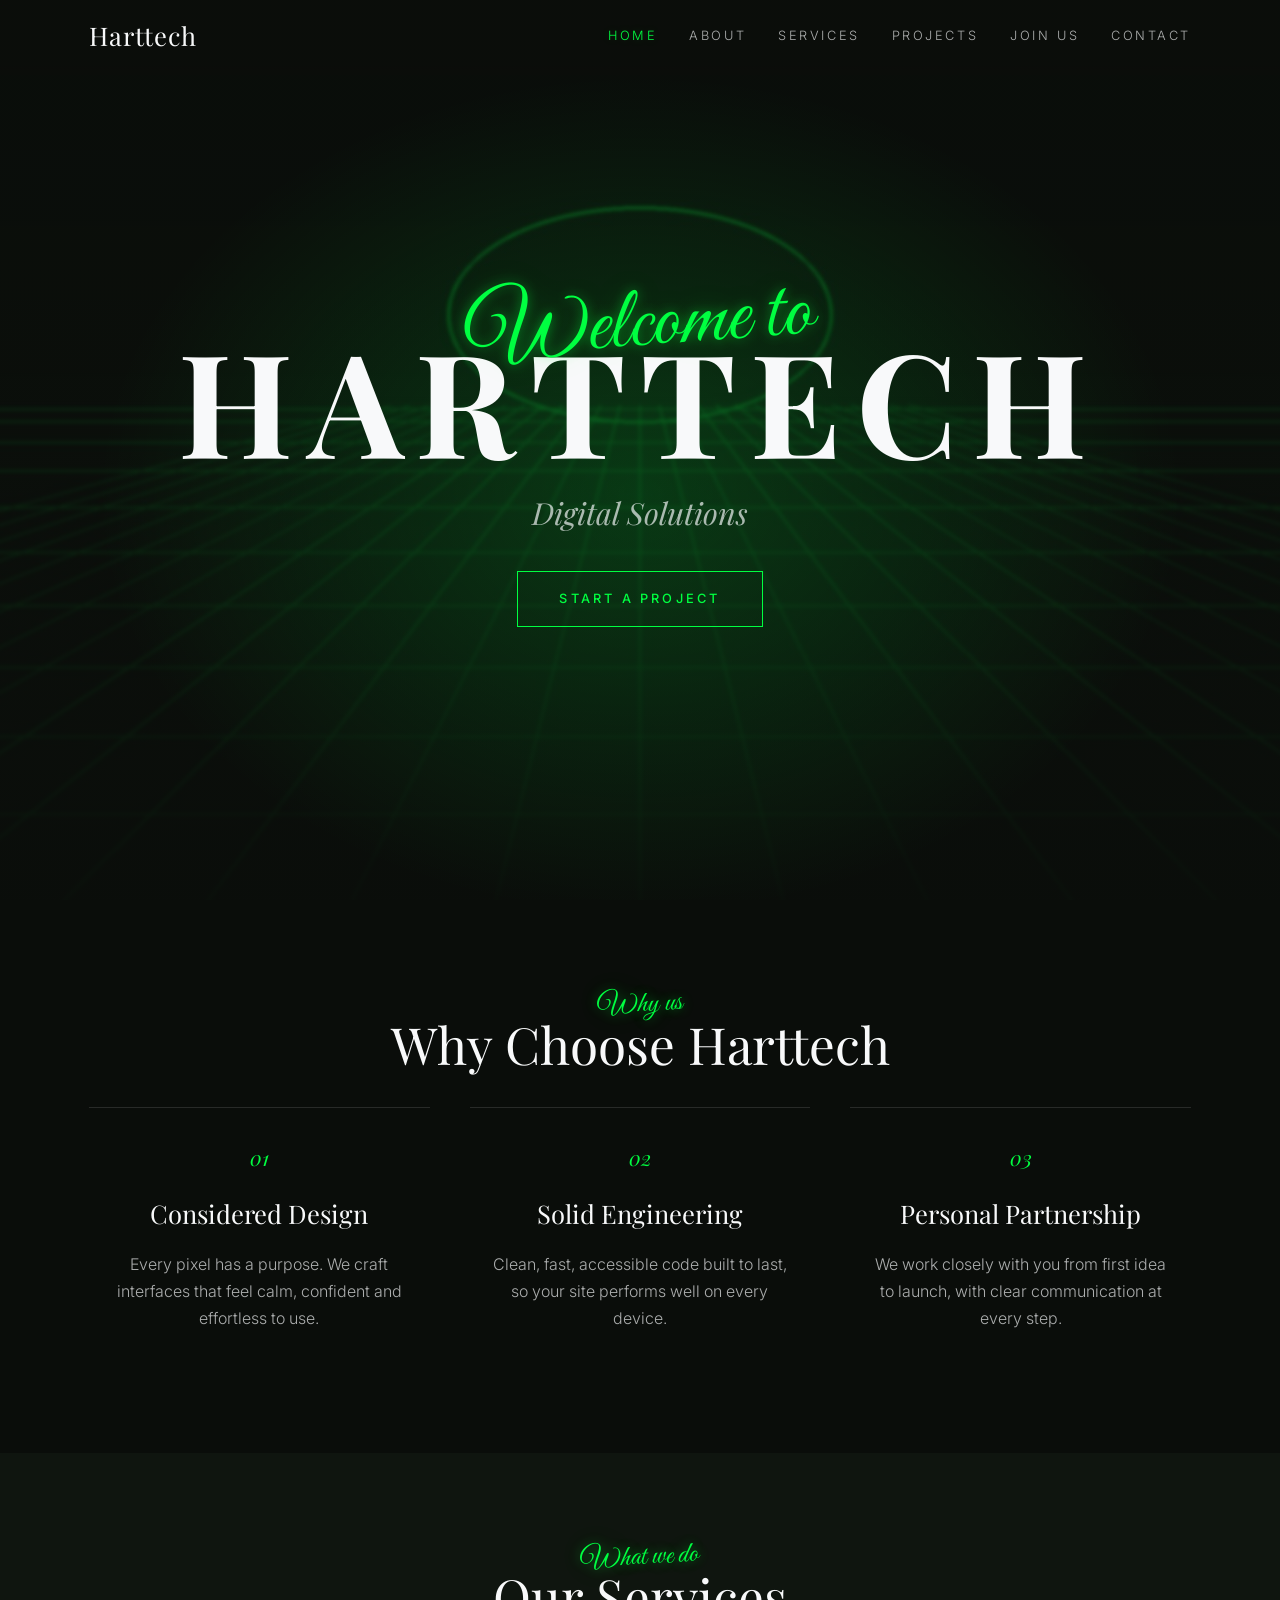
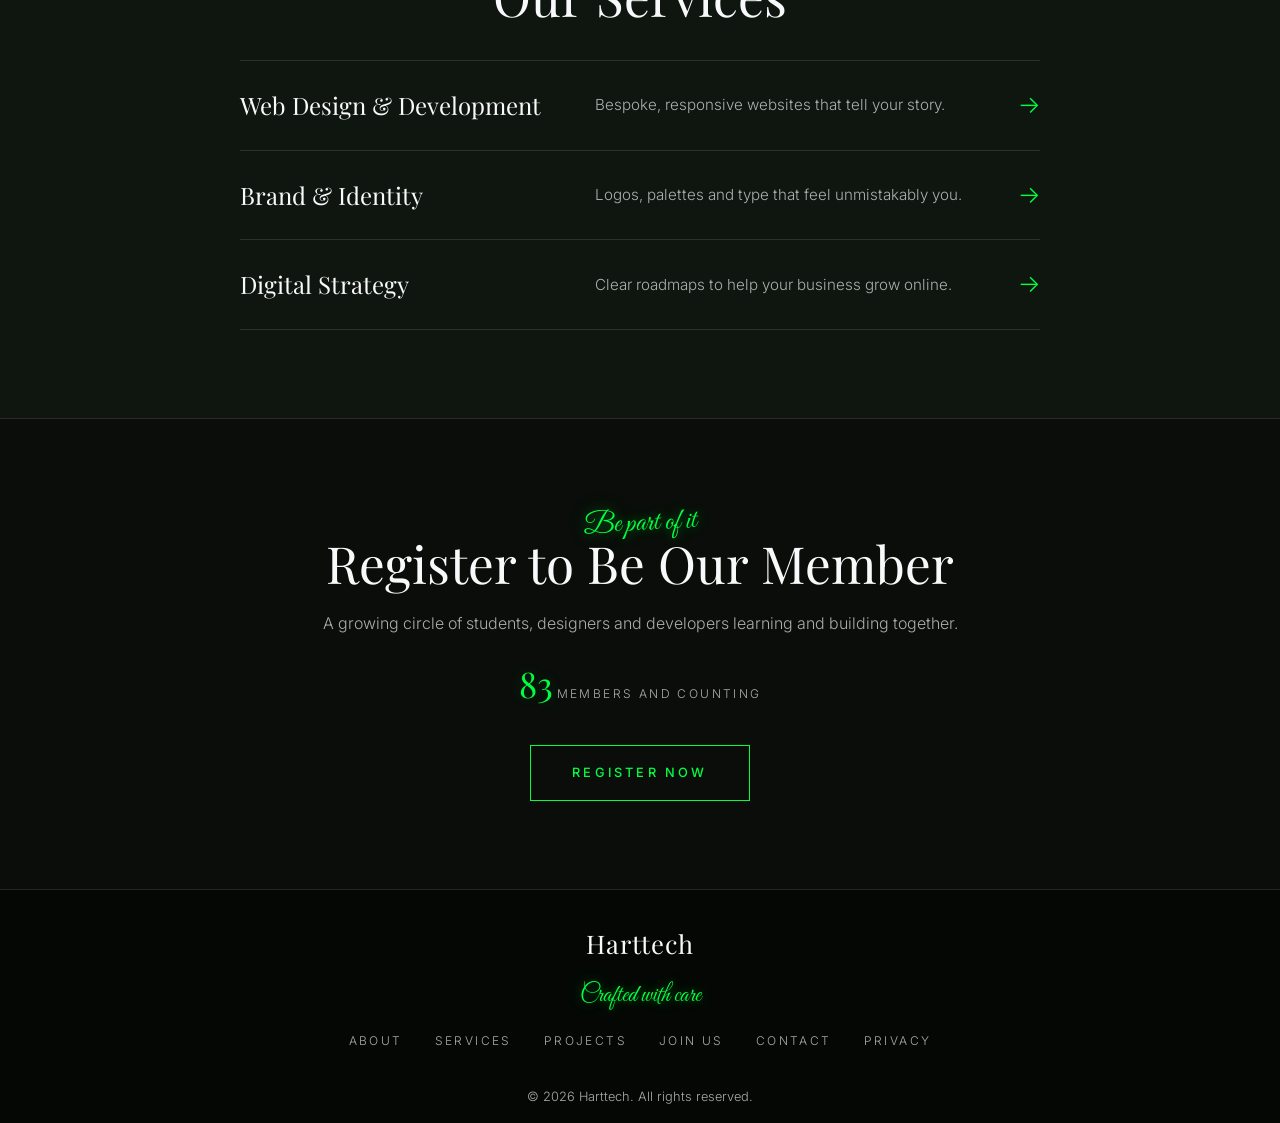
<file: index.html>
<!DOCTYPE html>
<html lang="en">
<head>
  <meta charset="UTF-8">
  <meta name="viewport" content="width=device-width, initial-scale=1.0">
  <title>Harttech | Digital Solutions</title>
  <meta name="description" content="Harttech is a premium digital studio crafting thoughtful websites and digital solutions.">
  <meta property="og:type" content="website">
  <meta property="og:site_name" content="Harttech">
  <meta property="og:title" content="Harttech | Digital Solutions">
  <meta property="og:description" content="Harttech is a premium digital studio crafting thoughtful websites and digital solutions.">
  <meta property="og:url" content="https://your-domain.com/">
  <meta property="og:image" content="https://your-domain.com/images/og-image.jpg">
  <meta name="twitter:card" content="summary_large_image">
  <link rel="canonical" href="https://your-domain.com/">
  <link rel="icon" href="images/favicon.svg" type="image/svg+xml">
  <link rel="stylesheet" href="css/style.css">
  <script src="js/config.js" defer></script>
  <script src="js/script.js" defer></script>
</head>
<body class="home">

  <a class="skip-link" href="#main">Skip to content</a>

  <!-- ========== HEADER ========== -->
  <header class="site-header" id="site-header">
    <div class="container header-inner">
      <a href="index.html" class="logo text-serif">Harttech</a>

      <button class="nav-toggle" id="nav-toggle" aria-label="Toggle menu" aria-expanded="false" aria-controls="main-nav">
        <span class="nav-toggle-bar"></span>
        <span class="nav-toggle-bar"></span>
        <span class="nav-toggle-bar"></span>
      </button>

      <nav class="main-nav" id="main-nav" aria-label="Main navigation">
        <ul class="nav-list">
          <li><a href="index.html" class="nav-link active" aria-current="page">Home</a></li>
          <li><a href="about.html" class="nav-link">About</a></li>
          <li><a href="services.html" class="nav-link">Services</a></li>
          <li><a href="projects.html" class="nav-link">Projects</a></li>
          <li><a href="community.html" class="nav-link">Join Us</a></li>
          <li><a href="contact.html" class="nav-link">Contact</a></li>
        </ul>
      </nav>
    </div>
  </header>

  <main id="main">
    <!-- ========== HERO ========== -->
    <section class="hero" aria-labelledby="hero-title">
      <div class="hero-content">
        <p class="text-script hero-script">Welcome to</p>
        <h1 class="hero-title text-serif" id="hero-title">HARTTECH</h1>
        <p class="hero-subtitle text-serif">Digital Solutions</p>
        <a href="contact.html" class="btn-outline">Start a Project</a>
      </div>
    </section>

    <!-- ========== WHY CHOOSE US ========== -->
    <section class="section section-why" aria-labelledby="why-title">
      <div class="container">
        <div class="section-heading reveal">
          <p class="text-script">Why us</p>
          <h2 class="text-serif" id="why-title">Why Choose Harttech</h2>
        </div>

        <div class="card-grid card-grid-3">
          <article class="card reveal">
            <span class="card-number text-serif">01</span>
            <h3 class="text-serif">Considered Design</h3>
            <p>Every pixel has a purpose. We craft interfaces that feel calm, confident and effortless to use.</p>
          </article>

          <article class="card reveal">
            <span class="card-number text-serif">02</span>
            <h3 class="text-serif">Solid Engineering</h3>
            <p>Clean, fast, accessible code built to last, so your site performs well on every device.</p>
          </article>

          <article class="card reveal">
            <span class="card-number text-serif">03</span>
            <h3 class="text-serif">Personal Partnership</h3>
            <p>We work closely with you from first idea to launch, with clear communication at every step.</p>
          </article>
        </div>
      </div>
    </section>

    <!-- ========== SERVICES PREVIEW ========== -->
    <section class="section section-services" aria-labelledby="services-title">
      <div class="container">
        <div class="section-heading reveal">
          <p class="text-script">What we do</p>
          <h2 class="text-serif" id="services-title">Our Services</h2>
        </div>

        <ul class="service-list">
          <li class="service-item reveal">
            <a href="services.html" class="service-link">
              <span class="service-name text-serif">Web Design &amp; Development</span>
              <span class="service-desc">Bespoke, responsive websites that tell your story.</span>
              <span class="arrow" aria-hidden="true">&rarr;</span>
            </a>
          </li>
          <li class="service-item reveal">
            <a href="services.html" class="service-link">
              <span class="service-name text-serif">Brand &amp; Identity</span>
              <span class="service-desc">Logos, palettes and type that feel unmistakably you.</span>
              <span class="arrow" aria-hidden="true">&rarr;</span>
            </a>
          </li>
          <li class="service-item reveal">
            <a href="services.html" class="service-link">
              <span class="service-name text-serif">Digital Strategy</span>
              <span class="service-desc">Clear roadmaps to help your business grow online.</span>
              <span class="arrow" aria-hidden="true">&rarr;</span>
            </a>
          </li>
        </ul>
      </div>
    </section>

    <!-- ========== COMMUNITY CALL TO ACTION ========== -->
    <section class="section section-community-cta" aria-labelledby="cta-title">
      <div class="container community-cta reveal">
        <p class="text-script">Be part of it</p>
        <h2 class="text-serif" id="cta-title">Register to Be Our Member</h2>
        <p class="community-cta-text">A growing circle of students, designers and developers learning and building together.</p>
        <p class="member-count"><span class="member-number" data-count="128" data-member-count>128</span> <span class="member-label">members and counting</span></p>
        <a href="community.html#join" class="btn-outline">Register Now</a>
      </div>
    </section>

  </main>

  <!-- ========== FOOTER ========== -->
  <footer class="site-footer">
    <div class="container footer-inner">
      <p class="logo text-serif">Harttech</p>
      <p class="text-script footer-script">Crafted with care</p>
      <ul class="footer-links">
        <li><a href="about.html">About</a></li>
        <li><a href="services.html">Services</a></li>
        <li><a href="projects.html">Projects</a></li>
        <li><a href="community.html">Join Us</a></li>
        <li><a href="contact.html">Contact</a></li>
        <li><a href="privacy.html">Privacy</a></li>
      </ul>
      <p class="footer-copy">&copy; 2026 Harttech. All rights reserved.</p>
    </div>
  </footer>

</body>
</html>
</file>
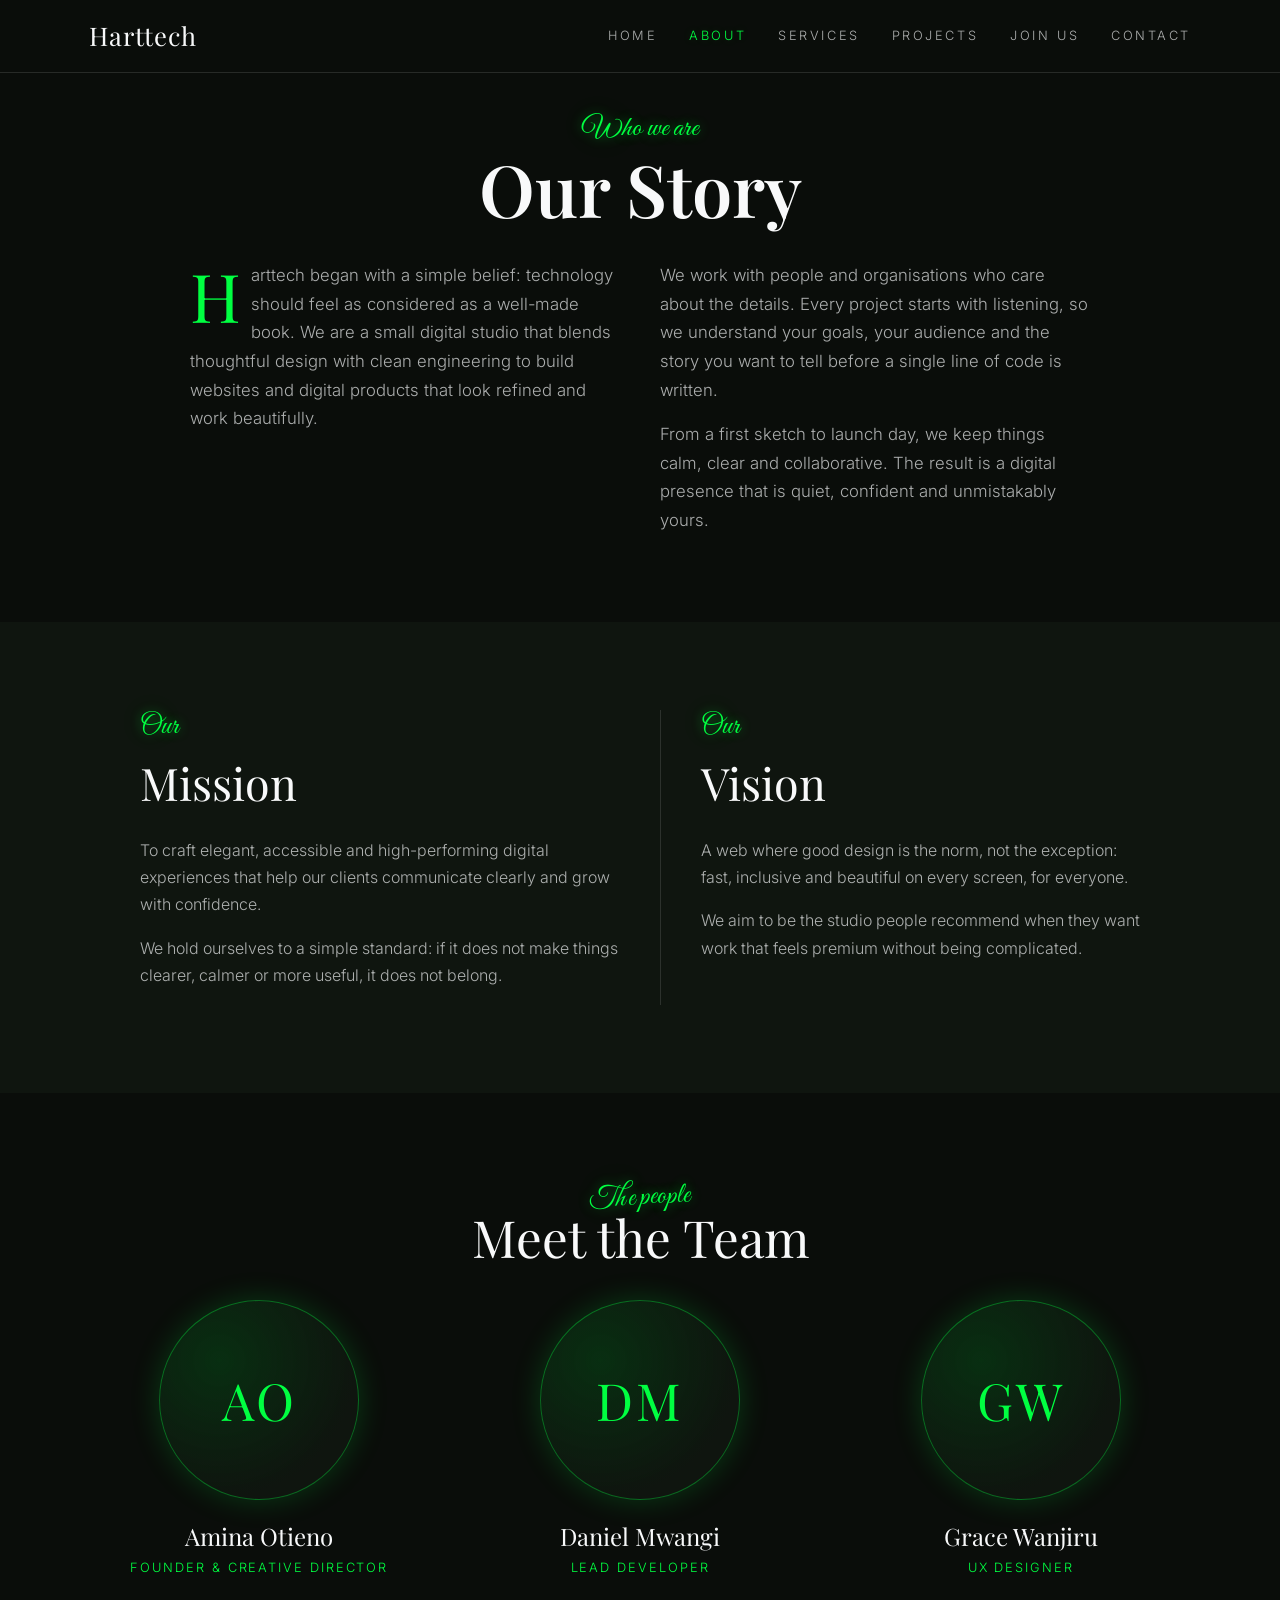
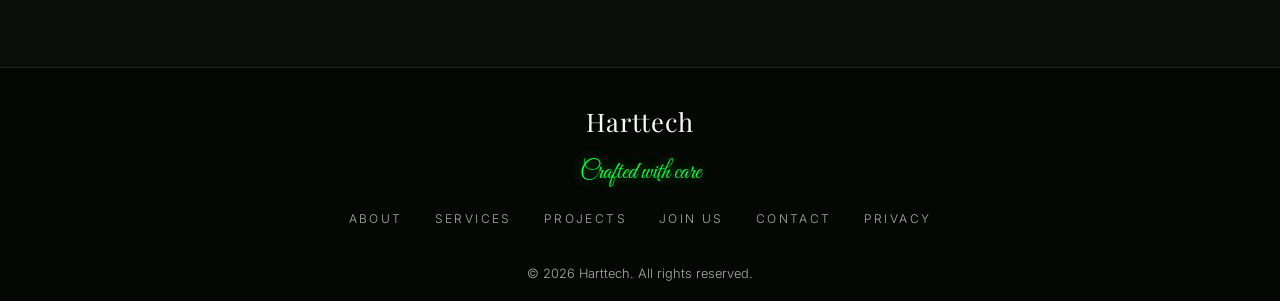
<file: about.html>
<!DOCTYPE html>
<html lang="en">
<head>
  <meta charset="UTF-8">
  <meta name="viewport" content="width=device-width, initial-scale=1.0">
  <title>Our Story | Harttech</title>
  <meta name="description" content="Learn about Harttech, our mission, our vision and the people behind the studio.">
  <meta property="og:type" content="website">
  <meta property="og:site_name" content="Harttech">
  <meta property="og:title" content="Our Story | Harttech">
  <meta property="og:description" content="Learn about Harttech, our mission, our vision and the people behind the studio.">
  <meta property="og:url" content="https://your-domain.com/about.html">
  <meta property="og:image" content="https://your-domain.com/images/og-image.jpg">
  <meta name="twitter:card" content="summary_large_image">
  <link rel="canonical" href="https://your-domain.com/about.html">
  <link rel="icon" href="images/favicon.svg" type="image/svg+xml">
  <link rel="stylesheet" href="css/style.css">
  <script src="js/config.js" defer></script>
  <script src="js/team.js" defer></script>
  <script src="js/script.js" defer></script>
</head>
<body class="inner-page">

  <a class="skip-link" href="#main">Skip to content</a>

  <!-- ========== HEADER ========== -->
  <header class="site-header solid" id="site-header">
    <div class="container header-inner">
      <a href="index.html" class="logo text-serif">Harttech</a>

      <button class="nav-toggle" id="nav-toggle" aria-label="Toggle menu" aria-expanded="false" aria-controls="main-nav">
        <span class="nav-toggle-bar"></span>
        <span class="nav-toggle-bar"></span>
        <span class="nav-toggle-bar"></span>
      </button>

      <nav class="main-nav" id="main-nav" aria-label="Main navigation">
        <ul class="nav-list">
          <li><a href="index.html" class="nav-link">Home</a></li>
          <li><a href="about.html" class="nav-link active" aria-current="page">About</a></li>
          <li><a href="services.html" class="nav-link">Services</a></li>
          <li><a href="projects.html" class="nav-link">Projects</a></li>
          <li><a href="community.html" class="nav-link">Join Us</a></li>
          <li><a href="contact.html" class="nav-link">Contact</a></li>
        </ul>
      </nav>
    </div>
  </header>

  <main id="main">
    <!-- ========== PAGE HERO ========== -->
    <section class="page-hero" aria-labelledby="page-title">
      <div class="container">
        <p class="text-script">Who we are</p>
        <h1 class="text-serif" id="page-title">Our Story</h1>
      </div>
    </section>

    <!-- ========== INTRO (magazine-style columns) ========== -->
    <section class="section section-story" aria-labelledby="story-title">
      <div class="container">
        <h2 class="visually-hidden" id="story-title">Our story</h2>
        <div class="magazine reveal">
          <p>
            Harttech began with a simple belief: technology should feel as
            considered as a well-made book. We are a small digital studio that
            blends thoughtful design with clean engineering to build websites
            and digital products that look refined and work beautifully.
          </p>
          <p>
            We work with people and organisations who care about the details.
            Every project starts with listening, so we understand your goals,
            your audience and the story you want to tell before a single line
            of code is written.
          </p>
          <p>
            From a first sketch to launch day, we keep things calm, clear and
            collaborative. The result is a digital presence that is quiet,
            confident and unmistakably yours.
          </p>
        </div>
      </div>
    </section>

    <!-- ========== MISSION & VISION ========== -->
    <section class="section section-mv" aria-labelledby="mv-title">
      <div class="container">
        <h2 class="visually-hidden" id="mv-title">Mission and Vision</h2>

        <div class="mv-grid">
          <article class="mv-block reveal">
            <p class="text-script">Our</p>
            <h3 class="text-serif">Mission</h3>
            <p>
              To craft elegant, accessible and high-performing digital
              experiences that help our clients communicate clearly and grow
              with confidence.
            </p>
            <p>
              We hold ourselves to a simple standard: if it does not make
              things clearer, calmer or more useful, it does not belong.
            </p>
          </article>

          <article class="mv-block reveal">
            <p class="text-script">Our</p>
            <h3 class="text-serif">Vision</h3>
            <p>
              A web where good design is the norm, not the exception: fast,
              inclusive and beautiful on every screen, for everyone.
            </p>
            <p>
              We aim to be the studio people recommend when they want work
              that feels premium without being complicated.
            </p>
          </article>
        </div>
      </div>
    </section>

    <!-- ========== TEAM ========== -->
    <section class="section section-team" aria-labelledby="team-title">
      <div class="container">
        <div class="section-heading reveal">
          <p class="text-script">The people</p>
          <h2 class="text-serif" id="team-title">Meet the Team</h2>
        </div>

        <div class="team-grid" id="team-grid">
          <article class="team-member reveal">
            <div class="team-photo team-initials" role="img" aria-label="Portrait placeholder for Amina Otieno"><span aria-hidden="true">AO</span></div>
            <h3 class="team-name text-serif">Amina Otieno</h3>
            <p class="team-role">Founder &amp; Creative Director</p>
          </article>

          <article class="team-member reveal">
            <div class="team-photo team-initials" role="img" aria-label="Portrait placeholder for Daniel Mwangi"><span aria-hidden="true">DM</span></div>
            <h3 class="team-name text-serif">Daniel Mwangi</h3>
            <p class="team-role">Lead Developer</p>
          </article>

          <article class="team-member reveal">
            <div class="team-photo team-initials" role="img" aria-label="Portrait placeholder for Grace Wanjiru"><span aria-hidden="true">GW</span></div>
            <h3 class="team-name text-serif">Grace Wanjiru</h3>
            <p class="team-role">UX Designer</p>
          </article>
        </div>
      </div>
    </section>

  </main>

  <!-- ========== FOOTER ========== -->
  <footer class="site-footer">
    <div class="container footer-inner">
      <p class="logo text-serif">Harttech</p>
      <p class="text-script footer-script">Crafted with care</p>
      <ul class="footer-links">
        <li><a href="about.html">About</a></li>
        <li><a href="services.html">Services</a></li>
        <li><a href="projects.html">Projects</a></li>
        <li><a href="community.html">Join Us</a></li>
        <li><a href="contact.html">Contact</a></li>
        <li><a href="privacy.html">Privacy</a></li>
      </ul>
      <p class="footer-copy">&copy; 2026 Harttech. All rights reserved.</p>
    </div>
  </footer>

</body>
</html>
</file>
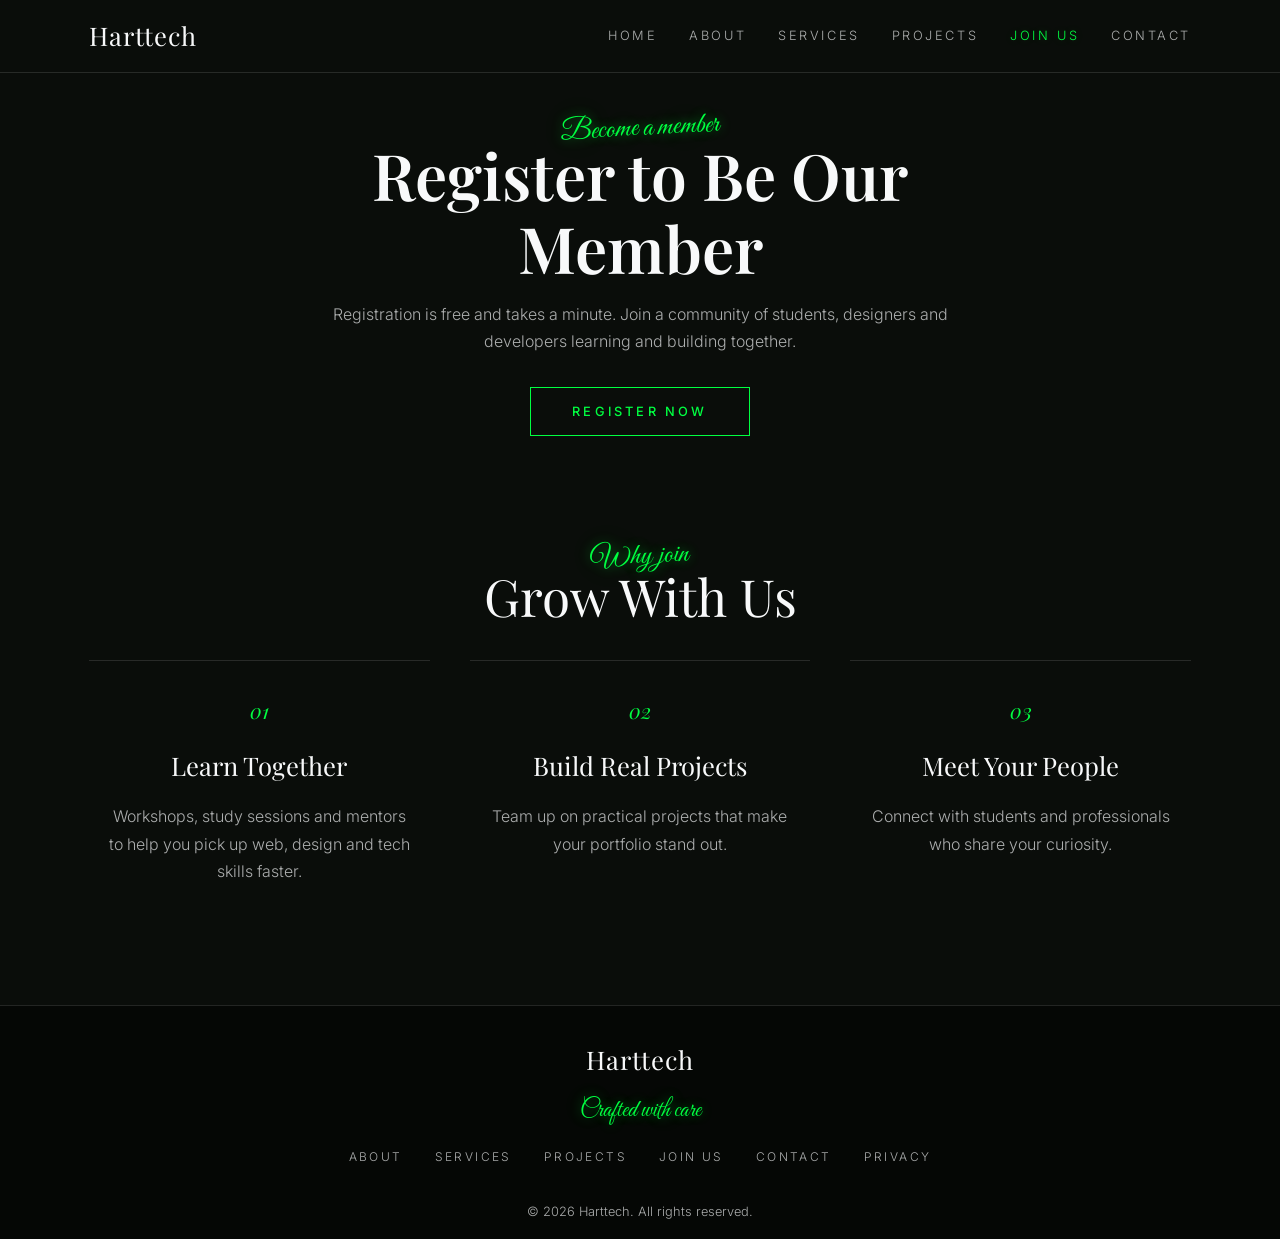
<file: community.html>
<!DOCTYPE html>
<html lang="en">
<head>
  <meta charset="UTF-8">
  <meta name="viewport" content="width=device-width, initial-scale=1.0">
  <title>Join Us | Harttech</title>
  <meta name="description" content="Join the Harttech community of students, designers and developers learning and building together.">
  <meta property="og:type" content="website">
  <meta property="og:site_name" content="Harttech">
  <meta property="og:title" content="Join Us | Harttech">
  <meta property="og:description" content="Join the Harttech community of students, designers and developers learning and building together.">
  <meta property="og:url" content="https://your-domain.com/community.html">
  <meta property="og:image" content="https://your-domain.com/images/og-image.jpg">
  <meta name="twitter:card" content="summary_large_image">
  <link rel="canonical" href="https://your-domain.com/community.html">
  <link rel="icon" href="images/favicon.svg" type="image/svg+xml">
  <link rel="stylesheet" href="css/style.css">
  <script src="js/config.js" defer></script>
  <script src="js/updates.js" defer></script>
  <script src="js/script.js" defer></script>
</head>
<body class="inner-page">

  <a class="skip-link" href="#main">Skip to content</a>

  <!-- ========== HEADER ========== -->
  <header class="site-header solid" id="site-header">
    <div class="container header-inner">
      <a href="index.html" class="logo text-serif">Harttech</a>

      <button class="nav-toggle" id="nav-toggle" aria-label="Toggle menu" aria-expanded="false" aria-controls="main-nav">
        <span class="nav-toggle-bar"></span>
        <span class="nav-toggle-bar"></span>
        <span class="nav-toggle-bar"></span>
      </button>

      <nav class="main-nav" id="main-nav" aria-label="Main navigation">
        <ul class="nav-list">
          <li><a href="index.html" class="nav-link">Home</a></li>
          <li><a href="about.html" class="nav-link">About</a></li>
          <li><a href="services.html" class="nav-link">Services</a></li>
          <li><a href="projects.html" class="nav-link">Projects</a></li>
          <li><a href="community.html" class="nav-link active" aria-current="page">Join Us</a></li>
          <li><a href="contact.html" class="nav-link">Contact</a></li>
        </ul>
      </nav>
    </div>
  </header>

  <main id="main">

    <!-- ========== REGISTER (top of page) ========== -->
    <section class="section section-register" aria-labelledby="register-title">
      <div class="container register-top reveal">
        <p class="text-script">Become a member</p>
        <h1 class="text-serif" id="register-title">Register to Be Our Member</h1>
        <p class="register-text">Registration is free and takes a minute. Join a community of students, designers and developers learning and building together.</p>
        <button type="button" class="btn-outline" id="open-register" data-open-register>Register Now</button>
      </div>
    </section>

    <!-- ========== WHY JOIN ========== -->
    <section class="section section-why" aria-labelledby="whyjoin-title">
      <div class="container">
        <div class="section-heading reveal">
          <p class="text-script">Why join</p>
          <h2 class="text-serif" id="whyjoin-title">Grow With Us</h2>
        </div>

        <div class="card-grid card-grid-3">
          <article class="card reveal">
            <span class="card-number text-serif">01</span>
            <h3 class="text-serif">Learn Together</h3>
            <p>Workshops, study sessions and mentors to help you pick up web, design and tech skills faster.</p>
          </article>
          <article class="card reveal">
            <span class="card-number text-serif">02</span>
            <h3 class="text-serif">Build Real Projects</h3>
            <p>Team up on practical projects that make your portfolio stand out.</p>
          </article>
          <article class="card reveal">
            <span class="card-number text-serif">03</span>
            <h3 class="text-serif">Meet Your People</h3>
            <p>Connect with students and professionals who share your curiosity.</p>
          </article>
        </div>
      </div>
    </section>

    <!-- ========== LATEST UPDATES (loaded from the database) ========== -->
    <section class="section section-updates" id="updates" aria-labelledby="updates-title" hidden>
      <div class="container">
        <div class="section-heading">
          <p class="text-script">What's on</p>
          <h2 class="text-serif" id="updates-title">Latest Updates</h2>
        </div>
        <ul class="update-list" id="update-list"></ul>
      </div>
    </section>

    <!-- ========== REGISTRATION FORM (opens as a pop-up) ========== -->
    <dialog class="register-dialog" id="register-dialog" aria-labelledby="join-title">
      <div class="dialog-inner">
        <button type="button" class="dialog-close" data-close-register aria-label="Close registration form">&times;</button>
        <p class="text-script">Membership</p>
        <h2 class="text-serif" id="join-title">Register</h2>
        <p class="dialog-text">It's free. Fill in your details and we'll email you a welcome message with how to get started.</p>

        <!-- Form (validated and saved by js/script.js) -->
        <form class="contact-form" id="join-form" novalidate>

          <div class="form-group">
            <label for="join-name">Full name</label>
            <input type="text" id="join-name" name="name" autocomplete="name" required aria-describedby="join-name-error">
            <p class="form-error" id="join-name-error" role="alert"></p>
          </div>

          <div class="form-group">
            <label for="join-email">Email address</label>
            <input type="email" id="join-email" name="email" autocomplete="email" required aria-describedby="join-email-error">
            <p class="form-error" id="join-email-error" role="alert"></p>
          </div>

          <div class="form-group">
            <label for="join-interest">I'm interested in</label>
            <select id="join-interest" name="interest" required aria-describedby="join-interest-error">
              <option value="">Choose one</option>
              <option value="web">Web development</option>
              <option value="design">UI / UX design</option>
              <option value="security">Cybersecurity</option>
              <option value="other">Something else</option>
            </select>
            <p class="form-error" id="join-interest-error" role="alert"></p>
          </div>

          <!-- Spam trap: real people never see or fill this -->
          <div class="hp-field" aria-hidden="true">
            <label for="join-website">Leave this field empty</label>
            <input type="text" id="join-website" name="website" tabindex="-1" autocomplete="off">
          </div>

          <div class="form-group">
            <div class="form-check">
              <input type="checkbox" id="join-consent" name="consent" required aria-describedby="join-consent-error">
              <label for="join-consent">I agree that Harttech may store my name and email to manage my membership, as described in the <a href="privacy.html" target="_blank" rel="noopener">Privacy Policy</a>.</label>
            </div>
            <p class="form-error" id="join-consent-error" role="alert"></p>
          </div>

          <button type="submit" class="btn-outline">Register Now</button>
          <p class="form-status" role="status" aria-live="polite"></p>
        </form>
      </div>
    </dialog>

  </main>

  <!-- ========== FOOTER ========== -->
  <footer class="site-footer">
    <div class="container footer-inner">
      <p class="logo text-serif">Harttech</p>
      <p class="text-script footer-script">Crafted with care</p>
      <ul class="footer-links">
        <li><a href="about.html">About</a></li>
        <li><a href="services.html">Services</a></li>
        <li><a href="projects.html">Projects</a></li>
        <li><a href="community.html">Join Us</a></li>
        <li><a href="contact.html">Contact</a></li>
        <li><a href="privacy.html">Privacy</a></li>
      </ul>
      <p class="footer-copy">&copy; 2026 Harttech. All rights reserved.</p>
    </div>
  </footer>

</body>
</html>
</file>
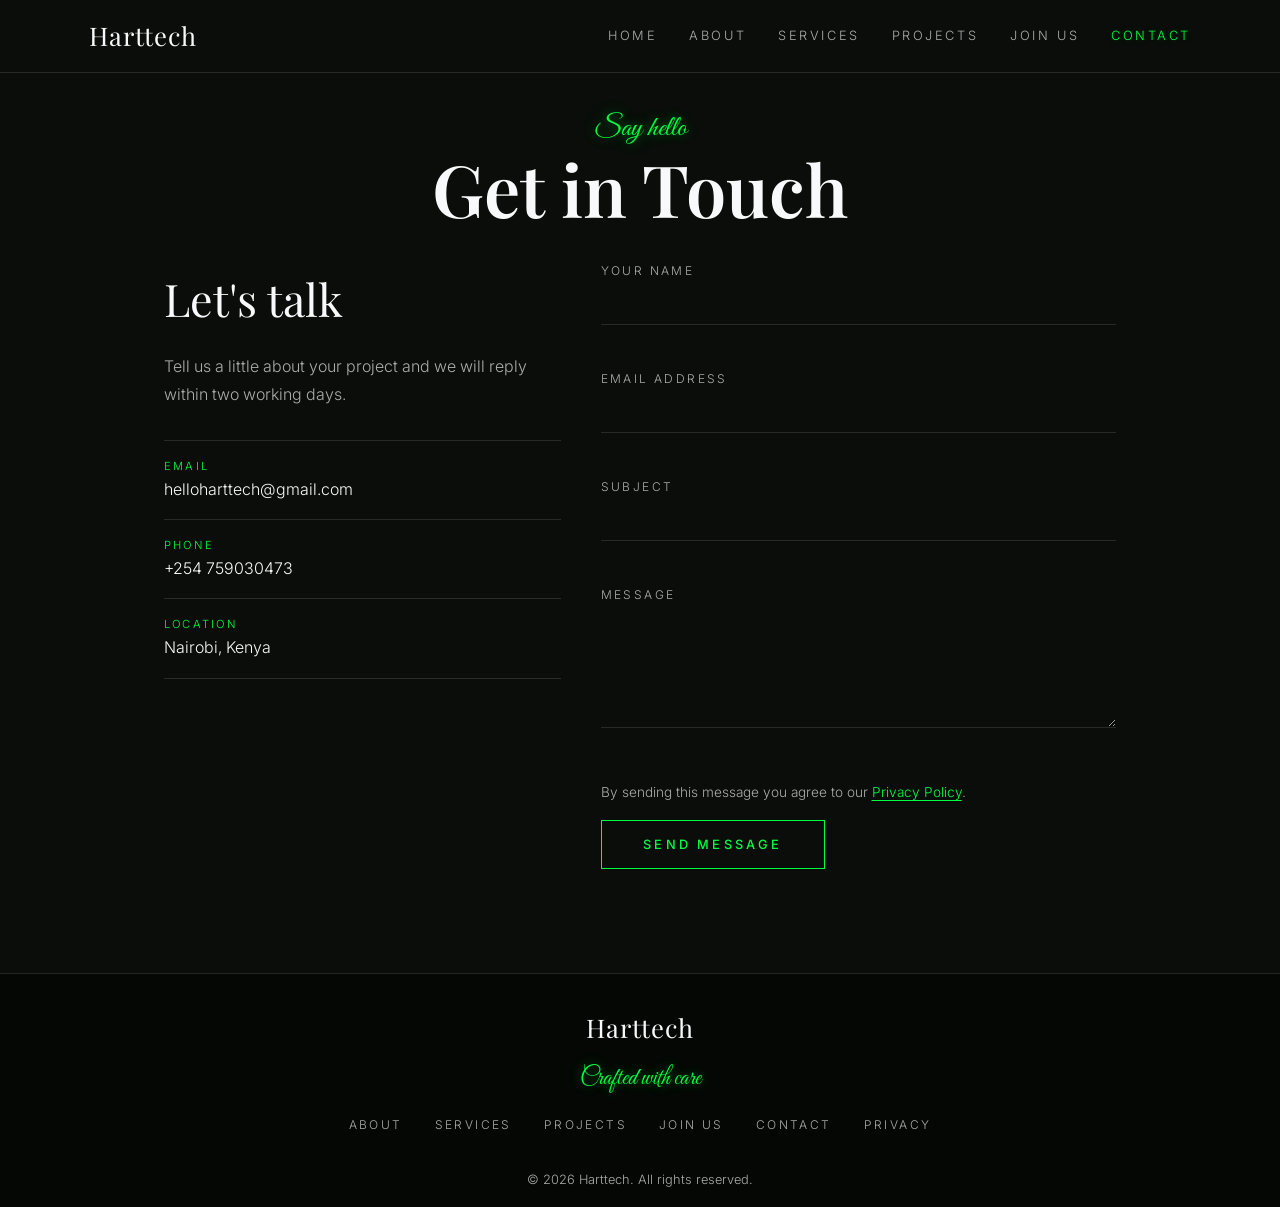
<file: contact.html>
<!DOCTYPE html>
<html lang="en">
<head>
  <meta charset="UTF-8">
  <meta name="viewport" content="width=device-width, initial-scale=1.0">
  <title>Get in Touch | Harttech</title>
  <meta name="description" content="Contact Harttech to start a project, ask a question or just say hello.">
  <meta property="og:type" content="website">
  <meta property="og:site_name" content="Harttech">
  <meta property="og:title" content="Get in Touch | Harttech">
  <meta property="og:description" content="Contact Harttech to start a project, ask a question or just say hello.">
  <meta property="og:url" content="https://your-domain.com/contact.html">
  <meta property="og:image" content="https://your-domain.com/images/og-image.jpg">
  <meta name="twitter:card" content="summary_large_image">
  <link rel="canonical" href="https://your-domain.com/contact.html">
  <link rel="icon" href="images/favicon.svg" type="image/svg+xml">
  <link rel="stylesheet" href="css/style.css">
  <script src="js/config.js" defer></script>
  <script src="js/script.js" defer></script>
</head>
<body class="inner-page">

  <a class="skip-link" href="#main">Skip to content</a>

  <!-- ========== HEADER ========== -->
  <header class="site-header solid" id="site-header">
    <div class="container header-inner">
      <a href="index.html" class="logo text-serif">Harttech</a>

      <button class="nav-toggle" id="nav-toggle" aria-label="Toggle menu" aria-expanded="false" aria-controls="main-nav">
        <span class="nav-toggle-bar"></span>
        <span class="nav-toggle-bar"></span>
        <span class="nav-toggle-bar"></span>
      </button>

      <nav class="main-nav" id="main-nav" aria-label="Main navigation">
        <ul class="nav-list">
          <li><a href="index.html" class="nav-link">Home</a></li>
          <li><a href="about.html" class="nav-link">About</a></li>
          <li><a href="services.html" class="nav-link">Services</a></li>
          <li><a href="projects.html" class="nav-link">Projects</a></li>
          <li><a href="community.html" class="nav-link">Join Us</a></li>
          <li><a href="contact.html" class="nav-link active" aria-current="page">Contact</a></li>
        </ul>
      </nav>
    </div>
  </header>

  <main id="main">
    <!-- ========== PAGE HERO ========== -->
    <section class="page-hero" aria-labelledby="page-title">
      <div class="container">
        <p class="text-script">Say hello</p>
        <h1 class="text-serif" id="page-title">Get in Touch</h1>
      </div>
    </section>

    <!-- ========== CONTACT FORM ========== -->
    <section class="section section-contact" aria-labelledby="form-title">
      <div class="container contact-layout">

        <!-- Contact details -->
        <div class="contact-info reveal">
          <h2 class="text-serif" id="form-title">Let's talk</h2>
          <p>Tell us a little about your project and we will reply within two working days.</p>
          <ul class="contact-details">
            <li>
              <span class="contact-label">Email</span>
              <a href="mailto:helloharttech@gmail.com">helloharttech@gmail.com</a>
            </li>
            <li>
              <span class="contact-label">Phone</span>
              <a href="tel:+254759030473">+254 759030473</a>
            </li>
            <li>
              <span class="contact-label">Location</span>
              <span>Nairobi, Kenya</span>
            </li>
          </ul>
        </div>

        <!-- Form (validated by js/script.js) -->
        <form class="contact-form reveal" id="contact-form" novalidate>

          <div class="form-group">
            <label for="name">Your name</label>
            <input type="text" id="name" name="name" autocomplete="name" required aria-describedby="name-error">
            <p class="form-error" id="name-error" role="alert"></p>
          </div>

          <div class="form-group">
            <label for="email">Email address</label>
            <input type="email" id="email" name="email" autocomplete="email" required aria-describedby="email-error">
            <p class="form-error" id="email-error" role="alert"></p>
          </div>

          <div class="form-group">
            <label for="subject">Subject</label>
            <input type="text" id="subject" name="subject" required aria-describedby="subject-error">
            <p class="form-error" id="subject-error" role="alert"></p>
          </div>

          <div class="form-group">
            <label for="message">Message</label>
            <textarea id="message" name="message" rows="5" required aria-describedby="message-error"></textarea>
            <p class="form-error" id="message-error" role="alert"></p>
          </div>

          <!-- Spam trap: real people never see or fill this -->
          <div class="hp-field" aria-hidden="true">
            <label for="contact-website">Leave this field empty</label>
            <input type="text" id="contact-website" name="website" tabindex="-1" autocomplete="off">
          </div>

          <p class="form-note">By sending this message you agree to our <a href="privacy.html">Privacy Policy</a>.</p>

          <button type="submit" class="btn-outline">Send Message</button>
          <p class="form-status" id="form-status" role="status" aria-live="polite"></p>
        </form>

      </div>
    </section>

  </main>

  <!-- ========== FOOTER ========== -->
  <footer class="site-footer">
    <div class="container footer-inner">
      <p class="logo text-serif">Harttech</p>
      <p class="text-script footer-script">Crafted with care</p>
      <ul class="footer-links">
        <li><a href="about.html">About</a></li>
        <li><a href="services.html">Services</a></li>
        <li><a href="projects.html">Projects</a></li>
        <li><a href="community.html">Join Us</a></li>
        <li><a href="contact.html">Contact</a></li>
        <li><a href="privacy.html">Privacy</a></li>
      </ul>
      <p class="footer-copy">&copy; 2026 Harttech. All rights reserved.</p>
    </div>
  </footer>

</body>
</html>
</file>
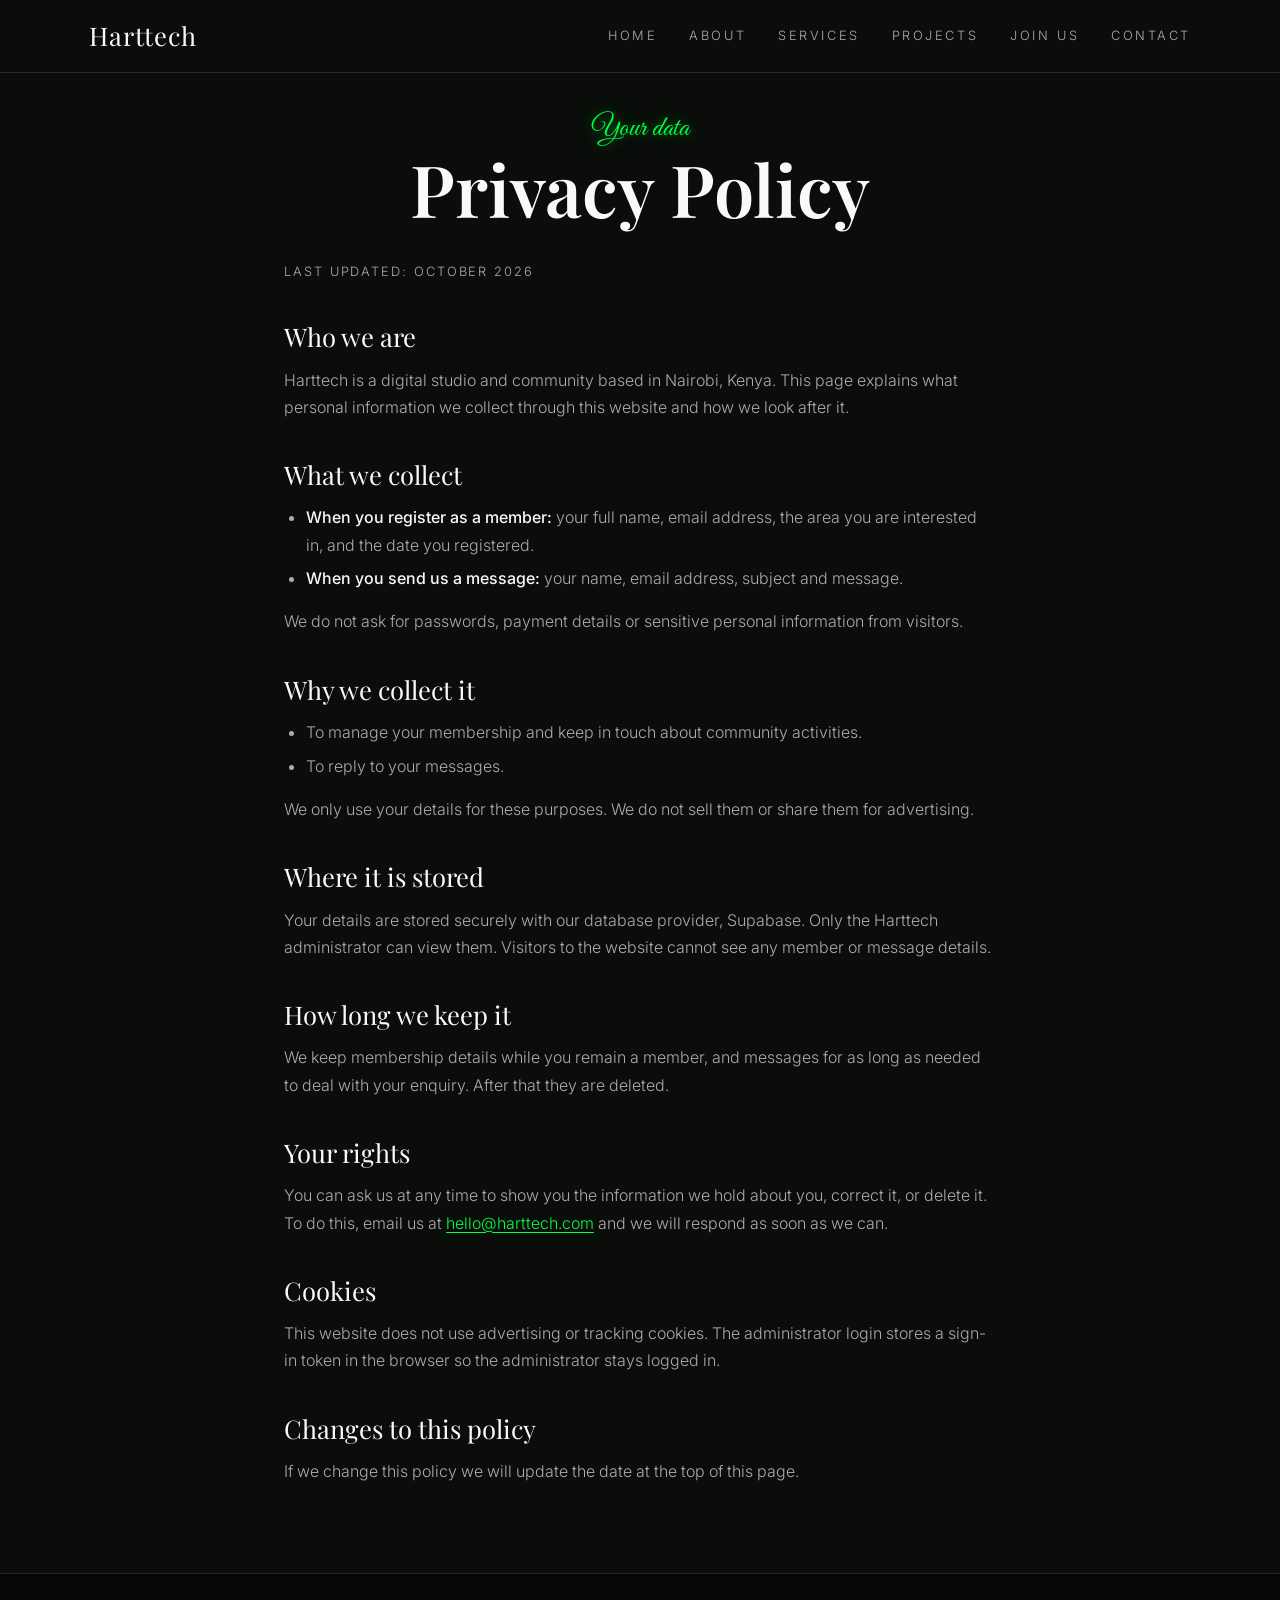
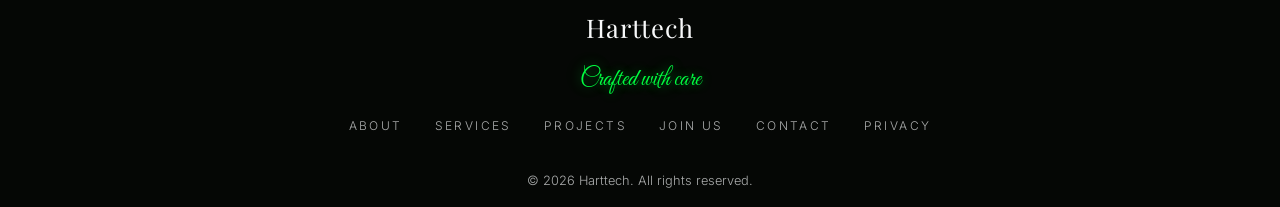
<file: privacy.html>
<!DOCTYPE html>
<html lang="en">
<head>
  <meta charset="UTF-8">
  <meta name="viewport" content="width=device-width, initial-scale=1.0">
  <title>Privacy Policy | Harttech</title>
  <meta name="description" content="How Harttech collects, uses and protects your personal information.">
  <meta property="og:type" content="website">
  <meta property="og:site_name" content="Harttech">
  <meta property="og:title" content="Privacy Policy | Harttech">
  <meta property="og:description" content="How Harttech collects, uses and protects your personal information.">
  <meta property="og:url" content="https://your-domain.com/privacy.html">
  <meta property="og:image" content="https://your-domain.com/images/og-image.jpg">
  <meta name="twitter:card" content="summary_large_image">
  <link rel="canonical" href="https://your-domain.com/privacy.html">
  <link rel="icon" href="images/favicon.svg" type="image/svg+xml">
  <link rel="stylesheet" href="css/style.css">
  <script src="js/script.js" defer></script>
</head>
<body class="inner-page">

  <a class="skip-link" href="#main">Skip to content</a>

  <!-- ========== HEADER ========== -->
  <header class="site-header solid" id="site-header">
    <div class="container header-inner">
      <a href="index.html" class="logo text-serif">Harttech</a>

      <button class="nav-toggle" id="nav-toggle" aria-label="Toggle menu" aria-expanded="false" aria-controls="main-nav">
        <span class="nav-toggle-bar"></span>
        <span class="nav-toggle-bar"></span>
        <span class="nav-toggle-bar"></span>
      </button>

      <nav class="main-nav" id="main-nav" aria-label="Main navigation">
        <ul class="nav-list">
          <li><a href="index.html" class="nav-link">Home</a></li>
          <li><a href="about.html" class="nav-link">About</a></li>
          <li><a href="services.html" class="nav-link">Services</a></li>
          <li><a href="projects.html" class="nav-link">Projects</a></li>
          <li><a href="community.html" class="nav-link">Join Us</a></li>
          <li><a href="contact.html" class="nav-link">Contact</a></li>
        </ul>
      </nav>
    </div>
  </header>

  <main id="main">

    <!-- ========== PAGE HERO ========== -->
    <section class="page-hero" aria-labelledby="page-title">
      <div class="container">
        <p class="text-script">Your data</p>
        <h1 class="text-serif" id="page-title">Privacy Policy</h1>
      </div>
    </section>

    <!-- ========== POLICY TEXT ========== -->
    <section class="section section-legal" aria-label="Privacy policy">
      <div class="container legal">
        <p class="legal-updated">Last updated: October 2026</p>

        <h2 class="text-serif">Who we are</h2>
        <p>Harttech is a digital studio and community based in Nairobi, Kenya. This page explains what personal information we collect through this website and how we look after it.</p>

        <h2 class="text-serif">What we collect</h2>
        <ul>
          <li><strong>When you register as a member:</strong> your full name, email address, the area you are interested in, and the date you registered.</li>
          <li><strong>When you send us a message:</strong> your name, email address, subject and message.</li>
        </ul>
        <p>We do not ask for passwords, payment details or sensitive personal information from visitors.</p>

        <h2 class="text-serif">Why we collect it</h2>
        <ul>
          <li>To manage your membership and keep in touch about community activities.</li>
          <li>To reply to your messages.</li>
        </ul>
        <p>We only use your details for these purposes. We do not sell them or share them for advertising.</p>

        <h2 class="text-serif">Where it is stored</h2>
        <p>Your details are stored securely with our database provider, Supabase. Only the Harttech administrator can view them. Visitors to the website cannot see any member or message details.</p>

        <h2 class="text-serif">How long we keep it</h2>
        <p>We keep membership details while you remain a member, and messages for as long as needed to deal with your enquiry. After that they are deleted.</p>

        <h2 class="text-serif">Your rights</h2>
        <p>You can ask us at any time to show you the information we hold about you, correct it, or delete it. To do this, email us at <a href="mailto:hello@harttech.com">hello@harttech.com</a> and we will respond as soon as we can.</p>

        <h2 class="text-serif">Cookies</h2>
        <p>This website does not use advertising or tracking cookies. The administrator login stores a sign-in token in the browser so the administrator stays logged in.</p>

        <h2 class="text-serif">Changes to this policy</h2>
        <p>If we change this policy we will update the date at the top of this page.</p>
      </div>
    </section>

  </main>

  <!-- ========== FOOTER ========== -->
  <footer class="site-footer">
    <div class="container footer-inner">
      <p class="logo text-serif">Harttech</p>
      <p class="text-script footer-script">Crafted with care</p>
      <ul class="footer-links">
        <li><a href="about.html">About</a></li>
        <li><a href="services.html">Services</a></li>
        <li><a href="projects.html">Projects</a></li>
        <li><a href="community.html">Join Us</a></li>
        <li><a href="contact.html">Contact</a></li>
        <li><a href="privacy.html">Privacy</a></li>
      </ul>
      <p class="footer-copy">&copy; 2026 Harttech. All rights reserved.</p>
    </div>
  </footer>

</body>
</html>
</file>
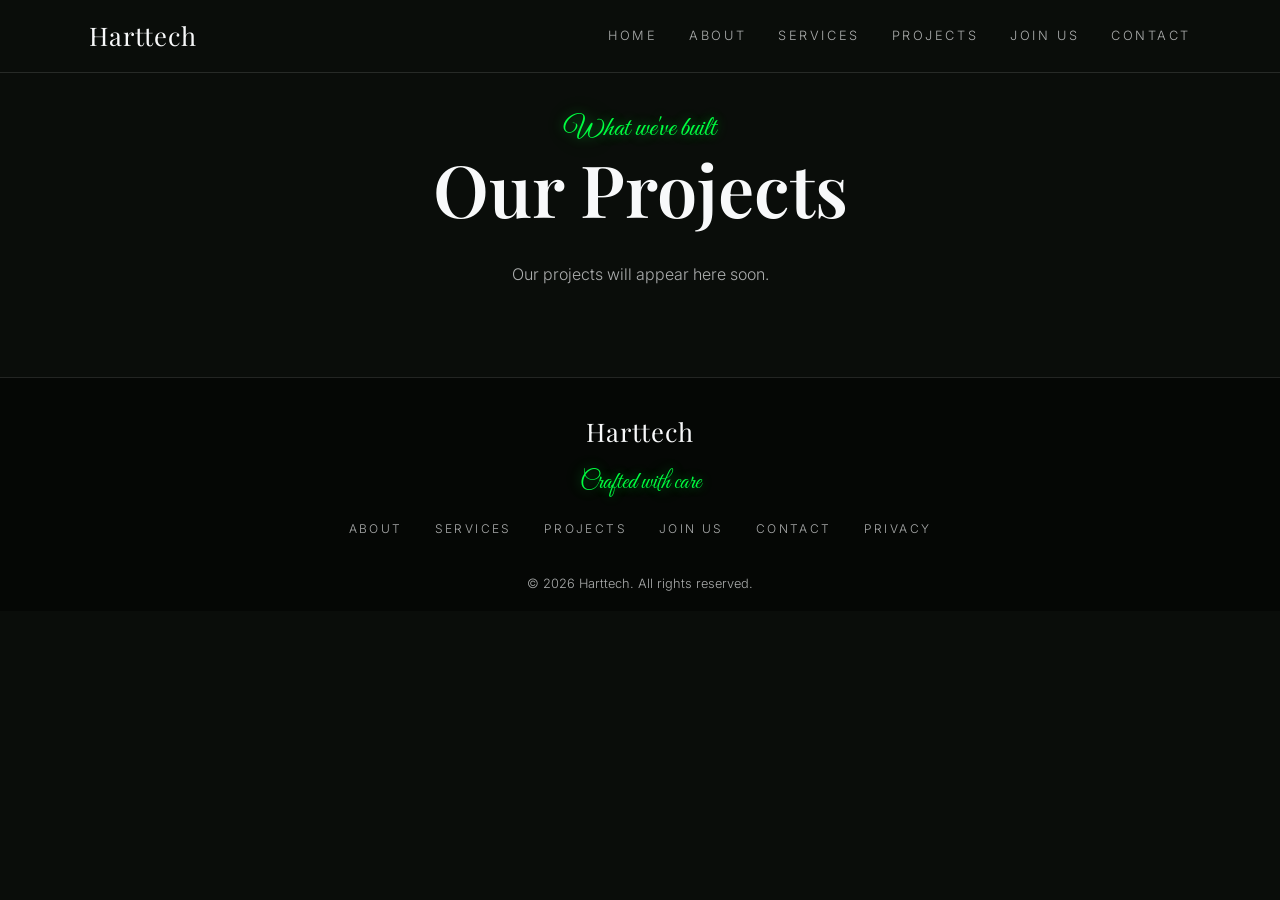
<file: projects.html>
<!DOCTYPE html>
<html lang="en">
<head>
  <meta charset="UTF-8">
  <meta name="viewport" content="width=device-width, initial-scale=1.0">
  <title>Projects | Harttech</title>
  <meta name="description" content="Websites and digital projects built by the Harttech studio and community.">
  <meta property="og:type" content="website">
  <meta property="og:site_name" content="Harttech">
  <meta property="og:title" content="Projects | Harttech">
  <meta property="og:description" content="Websites and digital projects built by the Harttech studio and community.">
  <meta property="og:url" content="https://your-domain.com/projects.html">
  <meta property="og:image" content="https://your-domain.com/images/og-image.jpg">
  <meta name="twitter:card" content="summary_large_image">
  <link rel="canonical" href="https://your-domain.com/projects.html">
  <link rel="icon" href="images/favicon.svg" type="image/svg+xml">
  <link rel="stylesheet" href="css/style.css">
  <script src="js/config.js" defer></script>
  <script src="js/projects.js" defer></script>
  <script src="js/script.js" defer></script>
</head>
<body class="inner-page">

  <a class="skip-link" href="#main">Skip to content</a>

  <!-- ========== HEADER ========== -->
  <header class="site-header solid" id="site-header">
    <div class="container header-inner">
      <a href="index.html" class="logo text-serif">Harttech</a>

      <button class="nav-toggle" id="nav-toggle" aria-label="Toggle menu" aria-expanded="false" aria-controls="main-nav">
        <span class="nav-toggle-bar"></span>
        <span class="nav-toggle-bar"></span>
        <span class="nav-toggle-bar"></span>
      </button>

      <nav class="main-nav" id="main-nav" aria-label="Main navigation">
        <ul class="nav-list">
          <li><a href="index.html" class="nav-link">Home</a></li>
          <li><a href="about.html" class="nav-link">About</a></li>
          <li><a href="services.html" class="nav-link">Services</a></li>
          <li><a href="projects.html" class="nav-link">Projects</a></li>
          <li><a href="community.html" class="nav-link">Join Us</a></li>
          <li><a href="contact.html" class="nav-link">Contact</a></li>
        </ul>
      </nav>
    </div>
  </header>

  <main id="main">

    <!-- ========== PAGE HERO ========== -->
    <section class="page-hero" aria-labelledby="page-title">
      <div class="container">
        <p class="text-script">What we've built</p>
        <h1 class="text-serif" id="page-title">Our Projects</h1>
      </div>
    </section>

    <!-- ========== PROJECT GRID (loaded from the database) ========== -->
    <section class="section section-projects" aria-label="Projects">
      <div class="container">
        <div class="project-grid" id="project-grid">
          <p class="project-empty">Our projects will appear here soon.</p>
        </div>
      </div>
    </section>

  </main>

  <!-- ========== FOOTER ========== -->
  <footer class="site-footer">
    <div class="container footer-inner">
      <p class="logo text-serif">Harttech</p>
      <p class="text-script footer-script">Crafted with care</p>
      <ul class="footer-links">
        <li><a href="about.html">About</a></li>
        <li><a href="services.html">Services</a></li>
        <li><a href="projects.html">Projects</a></li>
        <li><a href="community.html">Join Us</a></li>
        <li><a href="contact.html">Contact</a></li>
        <li><a href="privacy.html">Privacy</a></li>
      </ul>
      <p class="footer-copy">&copy; 2026 Harttech. All rights reserved.</p>
    </div>
  </footer>

</body>
</html>
</file>
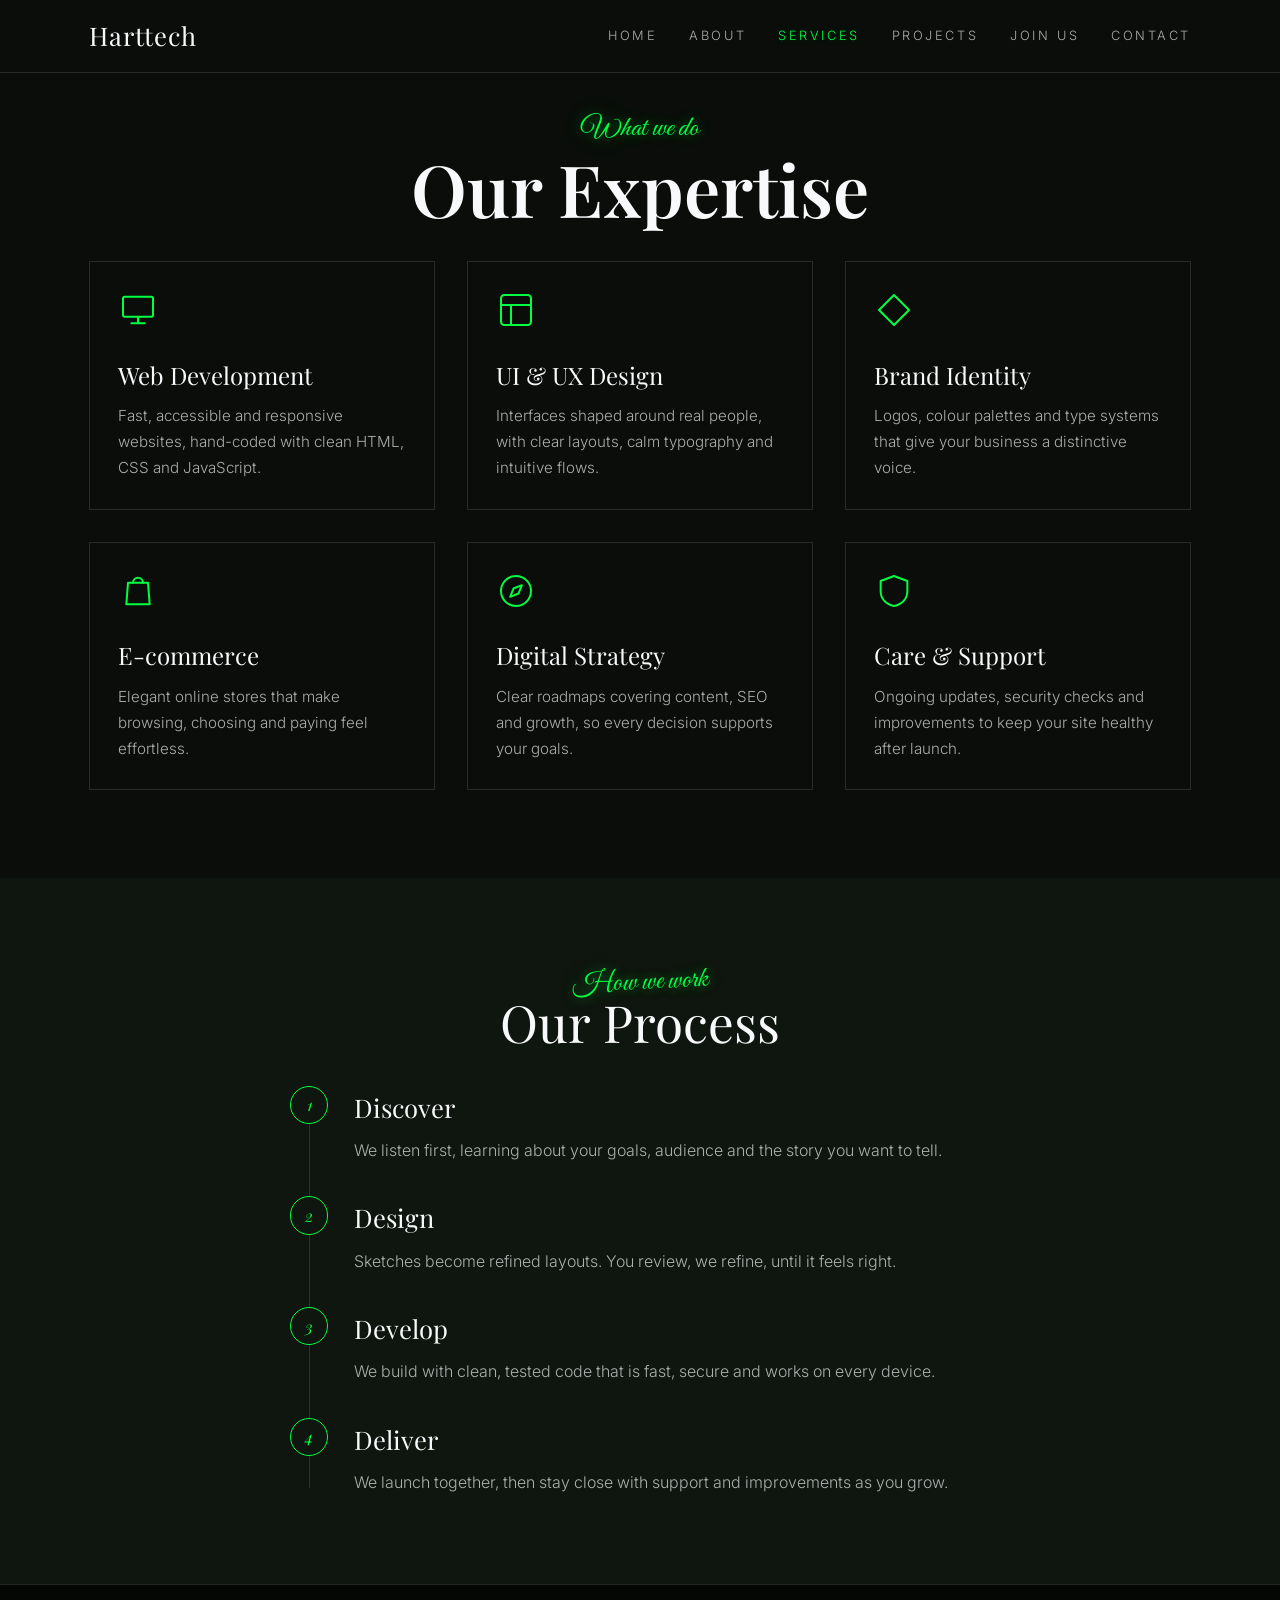
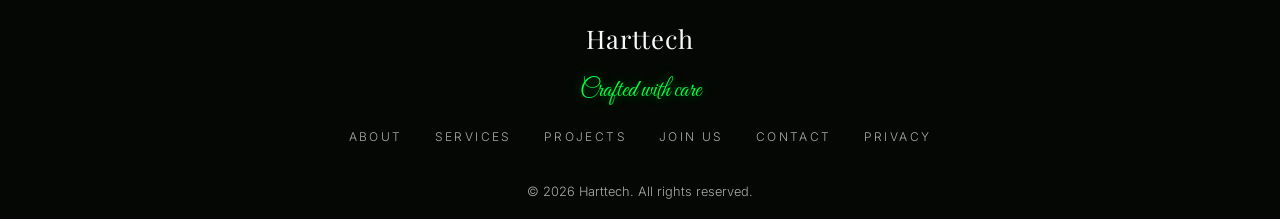
<file: services.html>
<!DOCTYPE html>
<html lang="en">
<head>
  <meta charset="UTF-8">
  <meta name="viewport" content="width=device-width, initial-scale=1.0">
  <title>Our Expertise | Harttech</title>
  <meta name="description" content="Explore Harttech's services: web design, development, branding, UX, e-commerce and ongoing support.">
  <meta property="og:type" content="website">
  <meta property="og:site_name" content="Harttech">
  <meta property="og:title" content="Our Expertise | Harttech">
  <meta property="og:description" content="Explore Harttech's services: web design, development, branding, UX, e-commerce and ongoing support.">
  <meta property="og:url" content="https://your-domain.com/services.html">
  <meta property="og:image" content="https://your-domain.com/images/og-image.jpg">
  <meta name="twitter:card" content="summary_large_image">
  <link rel="canonical" href="https://your-domain.com/services.html">
  <link rel="icon" href="images/favicon.svg" type="image/svg+xml">
  <link rel="stylesheet" href="css/style.css">
  <script src="js/script.js" defer></script>
</head>
<body class="inner-page">

  <a class="skip-link" href="#main">Skip to content</a>

  <!-- ========== HEADER ========== -->
  <header class="site-header solid" id="site-header">
    <div class="container header-inner">
      <a href="index.html" class="logo text-serif">Harttech</a>

      <button class="nav-toggle" id="nav-toggle" aria-label="Toggle menu" aria-expanded="false" aria-controls="main-nav">
        <span class="nav-toggle-bar"></span>
        <span class="nav-toggle-bar"></span>
        <span class="nav-toggle-bar"></span>
      </button>

      <nav class="main-nav" id="main-nav" aria-label="Main navigation">
        <ul class="nav-list">
          <li><a href="index.html" class="nav-link">Home</a></li>
          <li><a href="about.html" class="nav-link">About</a></li>
          <li><a href="services.html" class="nav-link active" aria-current="page">Services</a></li>
          <li><a href="projects.html" class="nav-link">Projects</a></li>
          <li><a href="community.html" class="nav-link">Join Us</a></li>
          <li><a href="contact.html" class="nav-link">Contact</a></li>
        </ul>
      </nav>
    </div>
  </header>

  <main id="main">
    <!-- ========== PAGE HERO ========== -->
    <section class="page-hero" aria-labelledby="page-title">
      <div class="container">
        <p class="text-script">What we do</p>
        <h1 class="text-serif" id="page-title">Our Expertise</h1>
      </div>
    </section>

    <!-- ========== SERVICES GRID ========== -->
    <section class="section section-expertise" aria-labelledby="expertise-title">
      <div class="container">
        <h2 class="visually-hidden" id="expertise-title">Services we offer</h2>

        <div class="service-grid">

          <article class="service-card reveal">
            <svg class="service-icon" viewBox="0 0 24 24" aria-hidden="true" focusable="false">
              <rect x="3" y="4" width="18" height="12" rx="1"></rect>
              <path d="M8 20h8M12 16v4"></path>
            </svg>
            <h3 class="text-serif">Web Development</h3>
            <p>Fast, accessible and responsive websites, hand-coded with clean HTML, CSS and JavaScript.</p>
          </article>

          <article class="service-card reveal">
            <svg class="service-icon" viewBox="0 0 24 24" aria-hidden="true" focusable="false">
              <rect x="3" y="3" width="18" height="18" rx="2"></rect>
              <path d="M3 9h18M9 9v12"></path>
            </svg>
            <h3 class="text-serif">UI &amp; UX Design</h3>
            <p>Interfaces shaped around real people, with clear layouts, calm typography and intuitive flows.</p>
          </article>

          <article class="service-card reveal">
            <svg class="service-icon" viewBox="0 0 24 24" aria-hidden="true" focusable="false">
              <path d="M12 3l9 9-9 9-9-9z"></path>
            </svg>
            <h3 class="text-serif">Brand Identity</h3>
            <p>Logos, colour palettes and type systems that give your business a distinctive voice.</p>
          </article>

          <article class="service-card reveal">
            <svg class="service-icon" viewBox="0 0 24 24" aria-hidden="true" focusable="false">
              <path d="M6 7h12l1 13H5z"></path>
              <path d="M9 7a3 3 0 0 1 6 0"></path>
            </svg>
            <h3 class="text-serif">E-commerce</h3>
            <p>Elegant online stores that make browsing, choosing and paying feel effortless.</p>
          </article>

          <article class="service-card reveal">
            <svg class="service-icon" viewBox="0 0 24 24" aria-hidden="true" focusable="false">
              <circle cx="12" cy="12" r="9"></circle>
              <path d="M15.5 8.5l-2 5-5 2 2-5z"></path>
            </svg>
            <h3 class="text-serif">Digital Strategy</h3>
            <p>Clear roadmaps covering content, SEO and growth, so every decision supports your goals.</p>
          </article>

          <article class="service-card reveal">
            <svg class="service-icon" viewBox="0 0 24 24" aria-hidden="true" focusable="false">
              <path d="M12 3l8 3v6c0 5-3.5 8-8 9-4.5-1-8-4-8-9V6z"></path>
            </svg>
            <h3 class="text-serif">Care &amp; Support</h3>
            <p>Ongoing updates, security checks and improvements to keep your site healthy after launch.</p>
          </article>

        </div>
      </div>
    </section>

    <!-- ========== OUR PROCESS ========== -->
    <section class="section section-process" aria-labelledby="process-title">
      <div class="container">
        <div class="section-heading reveal">
          <p class="text-script">How we work</p>
          <h2 class="text-serif" id="process-title">Our Process</h2>
        </div>

        <ol class="process-list">
          <li class="process-step reveal">
            <h3 class="text-serif">Discover</h3>
            <p>We listen first, learning about your goals, audience and the story you want to tell.</p>
          </li>
          <li class="process-step reveal">
            <h3 class="text-serif">Design</h3>
            <p>Sketches become refined layouts. You review, we refine, until it feels right.</p>
          </li>
          <li class="process-step reveal">
            <h3 class="text-serif">Develop</h3>
            <p>We build with clean, tested code that is fast, secure and works on every device.</p>
          </li>
          <li class="process-step reveal">
            <h3 class="text-serif">Deliver</h3>
            <p>We launch together, then stay close with support and improvements as you grow.</p>
          </li>
        </ol>
      </div>
    </section>

  </main>

  <!-- ========== FOOTER ========== -->
  <footer class="site-footer">
    <div class="container footer-inner">
      <p class="logo text-serif">Harttech</p>
      <p class="text-script footer-script">Crafted with care</p>
      <ul class="footer-links">
        <li><a href="about.html">About</a></li>
        <li><a href="services.html">Services</a></li>
        <li><a href="projects.html">Projects</a></li>
        <li><a href="community.html">Join Us</a></li>
        <li><a href="contact.html">Contact</a></li>
        <li><a href="privacy.html">Privacy</a></li>
      </ul>
      <p class="footer-copy">&copy; 2026 Harttech. All rights reserved.</p>
    </div>
  </footer>

</body>
</html>
</file>
<file: css/style.css>
/* ==========================================================
   HARTTECH - MAIN STYLESHEET (FINAL)
   1 Fonts · 2 Variables · 3 Reset · 4 Utilities · 5 Header
   6 Hero · 7 Sections · 8 Cards · 9 Services preview
   10 Footer · 11 About · 12 Services page · 13 Contact
   14 Blog · 15 Animations · 16 Responsive (768px / 1024px)
   ========================================================== */

/* ---------- 1. GOOGLE FONTS ---------- */
@import url('https://fonts.googleapis.com/css2?family=Great+Vibes&family=Inter:wght@300;400;500&family=Playfair+Display:ital,wght@0,400;0,600;0,700;1,400&display=swap');

/* ---------- 2. CSS VARIABLES ---------- */
:root {
  /* Colors */
  --color-bg: #0A0D0A;
  --color-surface: #0F150F;
  --color-text: #F8F9FA;
  --color-text-muted: rgba(248, 249, 250, 0.68);
  --color-accent: #00FF41;
  --color-glow: rgba(0, 255, 65, 0.45);
  --color-glow-soft: rgba(0, 255, 65, 0.18);
  --color-overlay: rgba(10, 13, 10, 0.78);
  --color-line: rgba(248, 249, 250, 0.12);

  /* Fonts */
  --font-serif: 'Playfair Display', Georgia, serif;
  --font-sans: 'Inter', system-ui, -apple-system, sans-serif;
  --font-script: 'Great Vibes', cursive;

  /* Spacing */
  --space-xs: 0.5rem;
  --space-sm: 1rem;
  --space-md: 2rem;
  --space-lg: 2.5rem;
  --space-xl: 3.5rem;

  /* Misc */
  --header-height: 72px;
  --transition: 0.3s ease;
}

/* ---------- 3. RESET & BASE ---------- */
*, *::before, *::after { box-sizing: border-box; margin: 0; padding: 0; }

html { scroll-behavior: smooth; }

body {
  overflow-x: hidden;
  font-family: var(--font-sans);
  font-weight: 300;
  line-height: 1.7;
  color: var(--color-text);
  background-color: var(--color-bg);
  -webkit-font-smoothing: antialiased;
}

img { max-width: 100%; display: block; }
a { color: inherit; text-decoration: none; }
ul, ol { list-style: none; }

:focus-visible {
  outline: 2px solid var(--color-accent);
  outline-offset: 4px;
}

/* ---------- 4. UTILITIES ---------- */
.container {
  width: 100%;
  max-width: 1150px;
  margin-inline: auto;
  padding-inline: 1.5rem;
}

.text-serif { font-family: var(--font-serif); font-weight: 400; }

.text-script {
  font-family: var(--font-script);
  font-size: 1.8rem;
  color: var(--color-accent);
  line-height: 1.2;
  text-shadow: 0 0 12px var(--color-glow), 0 0 32px var(--color-glow-soft);
}

.btn-outline {
  display: inline-block;
  padding: 1rem 2.6rem;
  border: 1px solid var(--color-accent);
  background: transparent;
  color: var(--color-accent);
  font-family: var(--font-sans);
  font-size: 0.8rem;
  font-weight: 500;
  letter-spacing: 0.25em;
  text-transform: uppercase;
  cursor: pointer;
  box-shadow: 0 0 0 rgba(0, 255, 65, 0);
  transition: background var(--transition), color var(--transition), box-shadow var(--transition);
}
.btn-outline:hover,
.btn-outline:focus-visible {
  background: var(--color-accent);
  color: var(--color-bg);
  box-shadow: 0 0 22px var(--color-glow), 0 0 60px var(--color-glow-soft);
}

.skip-link {
  position: absolute;
  left: -999px;
  top: 0;
  background: var(--color-accent);
  color: var(--color-bg);
  padding: 0.5rem 1rem;
  z-index: 200;
}
.skip-link:focus { left: 0; }

/* Screen-reader-only text (keeps headings accessible) */
.visually-hidden {
  position: absolute;
  width: 1px;
  height: 1px;
  margin: -1px;
  padding: 0;
  overflow: hidden;
  clip: rect(0, 0, 0, 0);
  white-space: nowrap;
  border: 0;
}

/* ---------- 5. HEADER & NAVIGATION ---------- */
.site-header {
  position: fixed;
  top: 0;
  left: 0;
  width: 100%;
  height: var(--header-height);
  z-index: 100;
  background: transparent;
  transition: background var(--transition), box-shadow var(--transition);
}

/* Solid on inner pages, or after scrolling (class added by JS) */
.site-header.solid,
.site-header.scrolled {
  background: var(--color-bg);
  box-shadow: 0 1px 0 var(--color-line);
}

.header-inner {
  height: 100%;
  display: flex;
  align-items: center;
  justify-content: space-between;
}

.logo {
  font-size: 1.6rem;
  letter-spacing: 0.04em;
}

/* Mobile menu button */
.nav-toggle {
  display: flex;
  flex-direction: column;
  gap: 6px;
  background: none;
  border: 0;
  padding: 0.5rem;
  cursor: pointer;
}
.nav-toggle-bar {
  width: 26px;
  height: 1px;
  background: var(--color-text);
  transition: transform var(--transition), opacity var(--transition);
}
.nav-toggle[aria-expanded="true"] .nav-toggle-bar:nth-child(1) { transform: translateY(7px) rotate(45deg); }
.nav-toggle[aria-expanded="true"] .nav-toggle-bar:nth-child(2) { opacity: 0; }
.nav-toggle[aria-expanded="true"] .nav-toggle-bar:nth-child(3) { transform: translateY(-7px) rotate(-45deg); }

/* Mobile nav panel (hidden until toggled) */
.main-nav {
  position: absolute;
  top: var(--header-height);
  left: 0;
  width: 100%;
  background: var(--color-bg);
  max-height: 0;
  overflow: hidden;
  transition: max-height 0.4s ease;
}
.main-nav.open { max-height: 400px; border-bottom: 1px solid var(--color-line); }

.nav-list {
  display: flex;
  flex-direction: column;
  padding: var(--space-sm) 1.5rem var(--space-md);
}

.nav-link {
  display: block;
  padding: 0.7rem 0;
  font-size: 0.8rem;
  letter-spacing: 0.2em;
  text-transform: uppercase;
  color: var(--color-text-muted);
  transition: color var(--transition);
}
.nav-link:hover,
.nav-link.active {
  color: var(--color-accent);
  text-shadow: 0 0 10px var(--color-glow-soft);
}

/* ---------- 6. HERO ---------- */
.hero {
  position: relative;
  min-height: 100vh;
  display: flex;
  align-items: center;
  justify-content: center;
  text-align: center;
  padding: var(--space-xl) 1.5rem;
  overflow: hidden;
  /* dark, moody gradient over the photo */
  background:
    linear-gradient(180deg, rgba(10, 13, 10, 0.55) 0%, var(--color-overlay) 55%, rgba(10, 13, 10, 0.96) 100%),
    url('../images/hero-bg.jpg');
  background-color: var(--color-bg); /* fallback if image is missing */
  background-size: cover;
  background-position: center;
}

/* Slow neon haze behind the text */
.hero::before {
  content: "";
  position: absolute;
  inset: 0;
  background: radial-gradient(ellipse at 50% 55%, var(--color-glow-soft), transparent 60%);
  animation: haze 9s ease-in-out infinite;
  pointer-events: none;
}

.hero-content { position: relative; z-index: 1; animation: fadeUp 1.4s ease both; }

/* Script word overlaps the top of the big title */
.hero-script {
  position: relative;
  z-index: 2;
  display: block;
  font-size: clamp(2.8rem, 10vw, 5.5rem);
  margin-bottom: clamp(-3.2rem, -6vw, -1.6rem);
  transform: rotate(-4deg);
  animation: neonPulse 6s ease-in-out infinite;
}

.hero-title {
  position: relative;
  z-index: 1;
  font-size: clamp(3.2rem, 15vw, 9rem);
  font-weight: 700;
  letter-spacing: 0.1em;
  text-transform: uppercase;
  line-height: 1;
  color: var(--color-text);
}

.hero-subtitle {
  font-style: italic;
  font-size: clamp(1.2rem, 4vw, 1.9rem);
  color: var(--color-text-muted);
  margin: 1rem 0 var(--space-md);
}

/* ---------- 7. GENERAL SECTIONS ---------- */
.section { padding: clamp(3.5rem, 8vw, 5.5rem) 0; }

.section-heading {
  text-align: center;
  margin-bottom: var(--space-md);
}
.section-heading .text-script {
  position: relative;
  z-index: 2;
  margin-bottom: -0.55rem;
  transform: rotate(-3deg);
}
.section-heading h2 {
  position: relative;
  z-index: 1;
  font-size: clamp(2rem, 6vw, 3.2rem);
  line-height: 1.2;
}

.section-why { background: var(--color-bg); }
.section-services { background: var(--color-surface); }

/* Page hero for inner pages */
.page-hero {
  padding: calc(var(--header-height) + 2.5rem) 0 0.5rem;
  text-align: center;
  background: var(--color-bg);
}
.page-hero h1 {
  font-size: clamp(2.5rem, 9vw, 4.5rem);
  font-weight: 600;
  line-height: 1.15;
}

/* ---------- 8. CARDS (homepage) ---------- */
.card-grid {
  display: grid;
  grid-template-columns: minmax(0, 1fr);
  gap: var(--space-lg);
}

.card {
  padding: var(--space-md) var(--space-sm);
  border-top: 1px solid var(--color-line);
  transition: border-color var(--transition);
  text-align: center;
}
.card:hover { border-top-color: var(--color-accent); }
.card-number {
  display: block;
  font-style: italic;
  font-size: 1.3rem;
  color: var(--color-accent);
  margin-bottom: var(--space-sm);
}
.card h3 {
  font-size: 1.6rem;
  margin-bottom: var(--space-sm);
}
.card p { color: var(--color-text-muted); }

/* ---------- 9. SERVICES PREVIEW (homepage) ---------- */
.service-list { max-width: 800px; margin-inline: auto; }

.service-item { border-top: 1px solid var(--color-line); }
.service-item:last-child { border-bottom: 1px solid var(--color-line); }

.service-link {
  display: grid;
  grid-template-columns: 1fr auto;
  gap: 0.25rem 1rem;
  padding: 1.5rem 0;
  align-items: center;
}
.service-name { font-size: 1.5rem; transition: color var(--transition); }
.service-desc {
  grid-column: 1;
  font-size: 0.95rem;
  color: var(--color-text-muted);
}
.arrow {
  grid-column: 2;
  grid-row: 1 / span 2;
  font-size: 1.5rem;
  color: var(--color-accent);
  transition: transform var(--transition);
}
.service-link:hover .service-name { color: var(--color-accent); }
.service-link:hover .arrow { transform: translateX(8px); }

/* ---------- 10. FOOTER ---------- */
.site-footer {
  background: #050705;
  border-top: 1px solid var(--color-line);
  text-align: center;
  padding: var(--space-md) 0 var(--space-sm);
}
.footer-inner > * + * { margin-top: var(--space-sm); }
.footer-script { font-size: 1.5rem; }
.footer-links {
  display: flex;
  flex-wrap: wrap;
  justify-content: center;
  gap: var(--space-sm) var(--space-md);
}
.footer-links a {
  font-size: 0.75rem;
  letter-spacing: 0.2em;
  text-transform: uppercase;
  color: var(--color-text-muted);
  transition: color var(--transition);
}
.footer-links a:hover { color: var(--color-accent); }
.footer-copy {
  font-size: 0.8rem;
  color: var(--color-text-muted);
  padding-top: var(--space-sm);
}

/* ---------- 11. ABOUT PAGE ---------- */
.section-story { background: var(--color-bg); padding-top: 1.5rem; }

.magazine {
  max-width: 900px;
  margin-inline: auto;
  column-gap: var(--space-lg);
  font-size: 1.05rem;
  color: var(--color-text-muted);
}
.magazine p { margin-bottom: var(--space-sm); break-inside: avoid-column; }

/* Editorial drop cap */
.magazine p:first-child::first-letter {
  float: left;
  font-family: var(--font-serif);
  font-size: 4.2rem;
  line-height: 0.85;
  padding: 0.35rem 0.6rem 0 0;
  color: var(--color-accent);
}

.section-mv { background: var(--color-surface); }

.mv-grid {
  display: grid;
  gap: var(--space-lg);
  max-width: 1000px;
  margin-inline: auto;
}
.mv-block h3 {
  font-size: clamp(2rem, 6vw, 2.8rem);
  margin-bottom: var(--space-sm);
}
.mv-block p:not(.text-script) {
  color: var(--color-text-muted);
  margin-bottom: var(--space-sm);
}

.section-team { background: var(--color-bg); }

.team-grid {
  display: grid;
  grid-template-columns: minmax(0, 1fr);
  gap: var(--space-lg);
  text-align: center;
}
.team-photo {
  width: 200px;
  height: 200px;
  margin: 0 auto var(--space-sm);
  border-radius: 50%;
  object-fit: cover;
  background-color: var(--color-surface); /* shows if image is missing */
  border: 1px solid var(--color-line);
}
/* Initials avatar (swap for a real <img class="team-photo"> when you have photos) */
.team-initials {
  display: flex;
  align-items: center;
  justify-content: center;
  font-family: var(--font-serif);
  font-size: 3.2rem;
  letter-spacing: 0.05em;
  color: var(--color-accent);
  background: radial-gradient(circle at 30% 30%, rgba(0, 255, 65, 0.14), var(--color-surface) 70%);
  border-color: rgba(0, 255, 65, 0.35);
  box-shadow: 0 0 30px var(--color-glow-soft);
  transition: box-shadow var(--transition), border-color var(--transition);
}
.team-member:hover .team-initials {
  border-color: var(--color-accent);
  box-shadow: 0 0 40px var(--color-glow);
}
.team-name { font-size: 1.5rem; }
.team-role {
  font-size: 0.8rem;
  letter-spacing: 0.15em;
  text-transform: uppercase;
  color: var(--color-accent);
}

/* ---------- 12. SERVICES PAGE ---------- */
.section-expertise { background: var(--color-bg); padding-top: 1.5rem; }

.service-grid {
  display: grid;
  grid-template-columns: minmax(0, 1fr);
  gap: var(--space-md);
}

.service-card {
  padding: 1.75rem;
  border: 1px solid var(--color-line);
  transition: border-color var(--transition), transform var(--transition), background var(--transition);
}
.service-card:hover {
  border-color: var(--color-accent);
  background: rgba(0, 255, 65, 0.04);
  box-shadow: 0 0 28px var(--color-glow-soft);
  transform: translateY(-4px);
}

.service-icon {
  width: 40px;
  height: 40px;
  margin-bottom: var(--space-sm);
  fill: none;
  stroke: var(--color-accent);
  stroke-width: 1.2;
  stroke-linecap: round;
  stroke-linejoin: round;
}

.service-card h3 {
  font-size: 1.5rem;
  margin-bottom: var(--space-xs);
}
.service-card p {
  font-size: 0.95rem;
  color: var(--color-text-muted);
}

/* Process timeline */
.section-process { background: var(--color-surface); }

.process-list {
  position: relative;
  max-width: 700px;
  margin-inline: auto;
  counter-reset: step;
  padding-left: 4rem;
}
.process-list::before {
  content: "";
  position: absolute;
  top: 0.5rem;
  bottom: 0.5rem;
  left: 1.2rem;
  width: 1px;
  background: var(--color-line);
}

.process-step {
  position: relative;
  counter-increment: step;
  padding-bottom: var(--space-md);
}
.process-step:last-child { padding-bottom: 0; }

.process-step::before {
  content: counter(step);
  position: absolute;
  left: -4rem;
  top: 0;
  width: 2.4rem;
  height: 2.4rem;
  display: flex;
  align-items: center;
  justify-content: center;
  font-family: var(--font-serif);
  font-style: italic;
  color: var(--color-accent);
  background: var(--color-surface);
  border: 1px solid var(--color-accent);
  border-radius: 50%;
}

.process-step h3 {
  font-size: 1.6rem;
  margin-bottom: var(--space-xs);
}
.process-step p { color: var(--color-text-muted); }

/* ---------- 13. CONTACT PAGE ---------- */
.section-contact { background: var(--color-bg); padding-top: 1.5rem; }

.contact-layout {
  display: grid;
  gap: var(--space-lg);
  max-width: 1000px;
}

.contact-info h2 {
  font-size: clamp(2rem, 6vw, 2.8rem);
  margin-bottom: var(--space-sm);
}
.contact-info > p { color: var(--color-text-muted); }

.contact-details { margin-top: var(--space-md); }
.contact-details li {
  padding: var(--space-sm) 0;
  border-top: 1px solid var(--color-line);
}
.contact-details li:last-child { border-bottom: 1px solid var(--color-line); }
.contact-details a { transition: color var(--transition); }
.contact-details a:hover { color: var(--color-accent); }

.contact-label {
  display: block;
  font-size: 0.7rem;
  letter-spacing: 0.2em;
  text-transform: uppercase;
  color: var(--color-accent);
}

/* Form: bottom-border inputs only */
.form-group { margin-bottom: 1.25rem; }

.form-group label {
  display: block;
  font-size: 0.75rem;
  letter-spacing: 0.2em;
  text-transform: uppercase;
  color: var(--color-text-muted);
}

.form-group input,
.form-group textarea {
  width: 100%;
  padding: 0.7rem 0;
  font-family: var(--font-sans);
  font-size: 1rem;
  font-weight: 300;
  color: var(--color-text);
  background: transparent;
  border: 0;
  border-bottom: 1px solid var(--color-line);
  border-radius: 0;
  transition: border-color var(--transition);
}
.form-group textarea { resize: vertical; min-height: 120px; }

.form-group input:focus,
.form-group textarea:focus {
  outline: none;
  border-bottom-color: var(--color-accent);
}

.form-group.invalid input,
.form-group.invalid textarea { border-bottom-color: #d98c8c; }

.form-error {
  min-height: 1.2rem;
  margin-top: 0.3rem;
  font-size: 0.8rem;
  color: #d98c8c;
}

.form-status {
  margin-top: var(--space-sm);
  font-size: 0.9rem;
  color: var(--color-accent);
}

/* ---------- 14. BLOG PAGE ---------- */
.section-blog { background: var(--color-bg); padding-top: 1.5rem; }

.blog-grid {
  display: grid;
  grid-template-columns: minmax(0, 1fr); /* stops columns growing past the screen */
  gap: var(--space-md);
}

.post-card {
  display: flex;
  flex-direction: column;
  min-width: 0; /* lets the card shrink inside the grid */
}

.post-image-link {
  display: block;
  overflow: hidden;
  aspect-ratio: 3 / 2; /* box keeps its size even if the image is missing */
  background-color: var(--color-surface);
}
.post-image {
  width: 100%;
  height: 100%; /* overrides the height attribute in the HTML */
  object-fit: cover;
  transition: transform 0.6s ease;
}
.post-card:hover .post-image { transform: scale(1.05); }

.post-body { padding-top: var(--space-sm); }

.post-meta {
  font-size: 0.7rem;
  letter-spacing: 0.2em;
  text-transform: uppercase;
  color: var(--color-text-muted);
}
.post-meta span { color: var(--color-accent); }

.post-title {
  font-size: 1.5rem;
  line-height: 1.3;
  margin: var(--space-xs) 0;
}
.post-title a { transition: color var(--transition); }
.post-title a:hover { color: var(--color-accent); }

.post-excerpt {
  font-size: 0.95rem;
  color: var(--color-text-muted);
  margin-bottom: var(--space-sm);
}

.read-more {
  display: inline-flex;
  align-items: center;
  gap: 0.5rem;
  font-size: 0.75rem;
  letter-spacing: 0.2em;
  text-transform: uppercase;
  color: var(--color-accent);
}
.read-more .arrow { font-size: 1.1rem; transition: transform var(--transition); }
.read-more:hover .arrow { transform: translateX(6px); }

/* ---------- 15. SCROLL ANIMATIONS & NEON PULSE ---------- */
@keyframes neonPulse {
  0%, 100% { text-shadow: 0 0 10px var(--color-glow-soft), 0 0 24px var(--color-glow-soft); }
  50%      { text-shadow: 0 0 14px var(--color-glow), 0 0 42px var(--color-glow); }
}
@keyframes haze {
  0%, 100% { opacity: 0.35; }
  50%      { opacity: 1; }
}
@keyframes fadeUp {
  from { opacity: 0; transform: translateY(24px); }
  to   { opacity: 1; transform: none; }
}
@keyframes borderPulse {
  0%, 100% { box-shadow: 0 0 0 rgba(0, 255, 65, 0); }
  50%      { box-shadow: 0 0 18px var(--color-glow-soft); }
}

/* Very slow pulse on the hero button and the small neon accents */
.hero .btn-outline { animation: borderPulse 6s ease-in-out infinite; }
.card-number, .read-more, .team-role, .contact-label { animation: neonPulse 8s ease-in-out infinite; }

/* Only hidden when JS is running (JS adds the "js" class to <html>) */
.js .reveal {
  opacity: 0;
  transform: translateY(30px);
  transition: opacity 0.9s ease, transform 0.9s ease;
}
.js .reveal.visible {
  opacity: 1;
  transform: none;
}

@media (prefers-reduced-motion: reduce) {
  html { scroll-behavior: auto; }
  .hero::before, .hero-content, .hero-script, .hero .btn-outline,
  .card-number, .read-more, .team-role, .contact-label { animation: none; }
  .js .reveal { opacity: 1; transform: none; transition: none; }
}

/* ---------- 16. RESPONSIVE (mobile-first) ---------- */

/* Tablet and up */
@media (min-width: 768px) {
  /* Horizontal navigation */
  .nav-toggle { display: none; }

  .main-nav {
    position: static;
    max-height: none;
    overflow: visible;
    width: auto;
    background: transparent;
  }
  .main-nav.open { border: 0; }

  .nav-list {
    flex-direction: row;
    gap: var(--space-md);
    padding: 0;
  }
  .nav-link { padding: 0; }

  /* Homepage */
  .card-grid-3 { grid-template-columns: repeat(3, minmax(0, 1fr)); }

  .service-link { grid-template-columns: 1fr 1.2fr auto; }
  .service-desc { grid-column: 2; }
  .arrow { grid-column: 3; grid-row: 1; }

  /* About */
  .magazine { column-count: 2; }

  .mv-grid {
    grid-template-columns: minmax(0, 1fr) minmax(0, 1fr);
    gap: var(--space-lg);
  }
  .mv-block + .mv-block {
    padding-left: var(--space-lg);
    border-left: 1px solid var(--color-line);
  }

  .team-grid { grid-template-columns: repeat(3, minmax(0, 1fr)); }

  /* Services */
  .service-grid { grid-template-columns: repeat(2, minmax(0, 1fr)); }

  /* Contact */
  .contact-layout {
    grid-template-columns: minmax(0, 1fr) minmax(0, 1.3fr);
    gap: var(--space-lg);
  }

  /* Blog */
  .blog-grid { grid-template-columns: repeat(2, minmax(0, 1fr)); }
}

/* Desktop */
@media (min-width: 1024px) {
  .service-grid { grid-template-columns: repeat(3, minmax(0, 1fr)); }
  .blog-grid { grid-template-columns: repeat(3, minmax(0, 1fr)); }
}

/* ---------- 17. COMMUNITY (stats, join form, homepage CTA) ---------- */
.section-stats { padding-bottom: 0; background: var(--color-bg); }

.stats-grid {
  display: grid;
  grid-template-columns: minmax(0, 1fr);
  gap: var(--space-md);
  text-align: center;
  max-width: 900px;
  margin-inline: auto;
  padding: var(--space-md) 0;
  border-top: 1px solid var(--color-line);
  border-bottom: 1px solid var(--color-line);
}
.stat-number {
  display: block;
  font-size: clamp(2.8rem, 9vw, 4.5rem);
  line-height: 1.1;
  color: var(--color-accent);
  text-shadow: 0 0 18px var(--color-glow-soft);
}
.stat-label {
  font-size: 0.75rem;
  letter-spacing: 0.25em;
  text-transform: uppercase;
  color: var(--color-text-muted);
}

.section-join { background: var(--color-surface); }

.join-layout {
  display: grid;
  grid-template-columns: minmax(0, 1fr);
  gap: var(--space-lg);
  max-width: 1000px;
}
.join-info h2 {
  font-size: clamp(2rem, 6vw, 2.8rem);
  margin-bottom: var(--space-sm);
}
.join-info > p:not(.text-script) { color: var(--color-text-muted); }

/* Dropdown styled like the other bottom-border fields */
.form-group select {
  width: 100%;
  padding: 0.7rem 0;
  font-family: var(--font-sans);
  font-size: 1rem;
  font-weight: 300;
  color: var(--color-text);
  background: transparent;
  border: 0;
  border-bottom: 1px solid var(--color-line);
  border-radius: 0;
  cursor: pointer;
}
.form-group select option { background: var(--color-bg); color: var(--color-text); }
.form-group select:focus { outline: none; border-bottom-color: var(--color-accent); }
.form-group.invalid select { border-bottom-color: #d98c8c; }

/* Homepage community strip */
.section-community-cta {
  background: var(--color-bg);
  border-top: 1px solid var(--color-line);
  text-align: center;
}
.community-cta { max-width: 700px; }
.community-cta h2 {
  position: relative;
  font-size: clamp(2rem, 6vw, 3.2rem);
  line-height: 1.2;
  margin-top: -0.55rem;
}
.community-cta .text-script { position: relative; z-index: 2; transform: rotate(-3deg); }
.community-cta-text { color: var(--color-text-muted); margin: var(--space-sm) 0; }
.member-count { margin-bottom: var(--space-md); }
.member-number {
  font-family: var(--font-serif);
  font-size: 2.2rem;
  color: var(--color-accent);
  text-shadow: 0 0 14px var(--color-glow-soft);
}
.member-label {
  font-size: 0.75rem;
  letter-spacing: 0.2em;
  text-transform: uppercase;
  color: var(--color-text-muted);
}

@media (min-width: 768px) {
  .stats-grid { grid-template-columns: repeat(3, minmax(0, 1fr)); }
  .join-layout { grid-template-columns: minmax(0, 1fr) minmax(0, 1.3fr); gap: var(--space-xl); }
}

/* Inner page that starts without a page hero: keep content clear of the fixed header */
.inner-page main > section:first-child:not(.page-hero) {
  padding-top: calc(var(--header-height) + 2.5rem);
}

/* Team bio + empty state (team loaded from the database) */
.team-bio {
  max-width: 28ch;
  margin: var(--space-xs) auto 0;
  font-size: 0.9rem;
  color: var(--color-text-muted);
}
.team-empty { grid-column: 1 / -1; color: var(--color-text-muted); }

/* ---------- 18. ADMIN DASHBOARD ---------- */
[hidden] { display: none !important; }

.admin-main { padding: calc(var(--header-height) + 2.5rem) 0 var(--space-xl); min-height: 100vh; }
.admin-wrap { max-width: 860px; }
.admin-title { font-size: clamp(2rem, 6vw, 3rem); margin-bottom: var(--space-sm); }
.admin-subtitle { font-size: 1.6rem; margin: var(--space-lg) 0 var(--space-sm); }
.admin-intro { color: var(--color-text-muted); margin-bottom: var(--space-md); }

.admin-notice { min-height: 1.5rem; margin-bottom: var(--space-sm); font-size: 0.9rem; color: var(--color-accent); }
.admin-notice.error { color: #d98c8c; }

.admin-login { max-width: 420px; margin-top: var(--space-md); }

.admin-card {
  padding: var(--space-md);
  border: 1px solid var(--color-line);
  background: var(--color-surface);
}
.admin-card h2 { font-size: 1.5rem; margin-bottom: var(--space-sm); }
.admin-card input[type="file"] { padding: 0.7rem 0; font-size: 0.9rem; }

.form-check { display: flex; align-items: center; gap: 0.6rem; }
.form-check input { width: auto; accent-color: var(--color-accent); }
.form-check label { margin: 0; }

.admin-form-actions { display: flex; flex-wrap: wrap; gap: var(--space-sm); align-items: center; }

.btn-small {
  padding: 0.45rem 1rem;
  border: 1px solid var(--color-line);
  background: transparent;
  color: var(--color-text);
  font-family: var(--font-sans);
  font-size: 0.7rem;
  letter-spacing: 0.15em;
  text-transform: uppercase;
  cursor: pointer;
  transition: border-color var(--transition), color var(--transition);
}
.btn-small:hover:not(:disabled) { border-color: var(--color-accent); color: var(--color-accent); }
.btn-small:disabled { opacity: 0.35; cursor: not-allowed; }
.btn-danger:hover:not(:disabled) { border-color: #d98c8c; color: #d98c8c; }

.admin-list { display: grid; gap: var(--space-sm); }
.admin-row {
  display: grid;
  grid-template-columns: auto minmax(0, 1fr);
  gap: var(--space-sm);
  align-items: center;
  padding: var(--space-sm);
  border: 1px solid var(--color-line);
}
.admin-thumb {
  width: 56px;
  height: 56px;
  border-radius: 50%;
  object-fit: cover;
  border: 1px solid var(--color-line);
}
.admin-thumb-initials {
  display: flex;
  align-items: center;
  justify-content: center;
  font-family: var(--font-serif);
  color: var(--color-accent);
  background: var(--color-surface);
}
.admin-info { display: flex; flex-direction: column; min-width: 0; }
.admin-name { font-family: var(--font-serif); font-weight: 400; font-size: 1.15rem; }
.admin-role { font-size: 0.85rem; color: var(--color-text-muted); }
.badge {
  align-self: flex-start;
  margin-top: 0.3rem;
  padding: 0.1rem 0.6rem;
  border: 1px solid var(--color-line);
  font-size: 0.65rem;
  letter-spacing: 0.15em;
  text-transform: uppercase;
  color: var(--color-text-muted);
}
.badge-on { border-color: var(--color-accent); color: var(--color-accent); }
.admin-actions { grid-column: 1 / -1; display: flex; flex-wrap: wrap; gap: 0.5rem; }
.admin-empty { color: var(--color-text-muted); }

@media (min-width: 768px) {
  .admin-row { grid-template-columns: auto minmax(0, 1fr) auto; }
  .admin-actions { grid-column: auto; justify-content: flex-end; }
}

/* ---------- 19. REGISTRATION & MEMBER MANAGER ---------- */
.hp-field { position: absolute; left: -9999px; width: 1px; height: 1px; overflow: hidden; }
.form-check input { padding: 0; border: 0; }
.form-check label { text-transform: none; letter-spacing: 0; font-size: 0.85rem; }

.admin-tabs { display: flex; gap: var(--space-md); margin-bottom: var(--space-md); border-bottom: 1px solid var(--color-line); }
.admin-tab {
  padding: 0.7rem 0;
  background: none;
  border: 0;
  border-bottom: 2px solid transparent;
  color: var(--color-text-muted);
  font-family: var(--font-sans);
  font-size: 0.8rem;
  letter-spacing: 0.2em;
  text-transform: uppercase;
  cursor: pointer;
  transition: color var(--transition), border-color var(--transition);
}
.admin-tab:hover { color: var(--color-text); }
.admin-tab.active { color: var(--color-accent); border-bottom-color: var(--color-accent); }

.admin-row-member { grid-template-columns: minmax(0, 1fr); }
.member-filter { max-width: 280px; }
.role-select {
  padding: 0.4rem 0.6rem;
  font-family: var(--font-sans);
  font-size: 0.75rem;
  color: var(--color-text);
  background: var(--color-bg);
  border: 1px solid var(--color-line);
}
.role-select:focus { outline: none; border-color: var(--color-accent); }

@media (min-width: 768px) {
  .admin-row-member { grid-template-columns: minmax(0, 1fr) auto; }
}

/* ---------- 20. JOIN US PAGE: top register block + pop-up form ---------- */
.section-register { background: var(--color-bg); text-align: center; padding-bottom: 1rem; }
.register-top { max-width: 700px; }
.register-top h1 {
  position: relative;
  font-size: clamp(2.2rem, 7vw, 4rem);
  font-weight: 600;
  line-height: 1.15;
  margin-top: -0.55rem;
}
.register-top .text-script { position: relative; z-index: 2; transform: rotate(-3deg); }
.register-text { color: var(--color-text-muted); margin: var(--space-sm) 0 var(--space-md); }

.register-dialog {
  width: calc(100% - 2rem);
  max-width: 520px;
  max-height: calc(100vh - 2rem);
  margin: auto;
  padding: 0;
  overflow-y: auto;
  color: var(--color-text);
  background: var(--color-surface);
  border: 1px solid rgba(0, 255, 65, 0.35);
  box-shadow: 0 0 40px var(--color-glow-soft);
}
.register-dialog::backdrop {
  background: rgba(0, 0, 0, 0.78);
  backdrop-filter: blur(4px);
}
.register-dialog[open] { animation: fadeUp 0.4s ease both; }

.dialog-inner { position: relative; padding: var(--space-md); }
.dialog-inner h2 { font-size: 2rem; margin-bottom: var(--space-xs); }
.dialog-text { color: var(--color-text-muted); font-size: 0.95rem; margin-bottom: var(--space-md); }

.dialog-close {
  position: absolute;
  top: 0.75rem;
  right: 1rem;
  background: none;
  border: 0;
  font-size: 2rem;
  line-height: 1;
  color: var(--color-text-muted);
  cursor: pointer;
  transition: color var(--transition);
}
.dialog-close:hover { color: var(--color-accent); }

@media (prefers-reduced-motion: reduce) {
  .register-dialog[open] { animation: none; }
}

/* ---------- 21. PRIVACY, 404, UPDATES, ADMIN EXTRAS ---------- */
.form-note { font-size: 0.85rem; color: var(--color-text-muted); margin-bottom: var(--space-sm); }
.form-note a, .legal a, .form-check a { color: var(--color-accent); text-decoration: underline; text-underline-offset: 3px; }

.section-legal { background: var(--color-bg); padding-top: 1.5rem; }
.legal { max-width: 760px; }
.legal-updated { font-size: 0.8rem; letter-spacing: 0.15em; text-transform: uppercase; color: var(--color-accent); margin-bottom: var(--space-md); }
.legal h2 { font-size: 1.6rem; margin: var(--space-md) 0 var(--space-xs); }
.legal p, .legal li { color: var(--color-text-muted); }
.legal ul { list-style: disc; padding-left: 1.4rem; margin: var(--space-xs) 0 var(--space-sm); }
.legal li { margin-bottom: 0.4rem; }
.legal strong { color: var(--color-text); font-weight: 500; }

.notfound {
  min-height: 100vh;
  display: flex;
  align-items: center;
  text-align: center;
  padding: calc(var(--header-height) + 2rem) 0 var(--space-xl);
}
.notfound-code {
  font-size: clamp(6rem, 25vw, 12rem);
  line-height: 1;
  color: var(--color-text);
  margin: -0.4em 0 var(--space-sm);
}
.notfound-text { max-width: 440px; margin: 0 auto var(--space-md); color: var(--color-text-muted); }

.section-updates { background: var(--color-surface); }
.update-list { max-width: 760px; margin-inline: auto; }
.update-item { padding: var(--space-md) 0; border-top: 1px solid var(--color-line); }
.update-item:last-child { border-bottom: 1px solid var(--color-line); }
.update-date { font-size: 0.7rem; letter-spacing: 0.2em; text-transform: uppercase; color: var(--color-accent); }
.update-title { font-size: 1.5rem; margin: 0.2rem 0; }
.update-body { color: var(--color-text-muted); }

.member-tools { display: flex; flex-wrap: wrap; gap: var(--space-sm) var(--space-md); align-items: flex-end; margin-bottom: var(--space-sm); }
.member-tools .form-group { margin-bottom: 0; }
.member-search { min-width: 220px; }
.admin-note { margin-top: 0.3rem; font-size: 0.85rem; font-style: italic; color: var(--color-accent); }
.admin-message { margin: 0.4rem 0; white-space: pre-wrap; overflow-wrap: anywhere; color: var(--color-text-muted); font-size: 0.95rem; }
.admin-tabs { flex-wrap: wrap; gap: var(--space-sm) var(--space-md); }
a.btn-small { display: inline-block; }

/* ---------- 22. PROJECTS PAGE, CHAT BUTTON ---------- */
.section-projects { background: var(--color-bg); padding-top: 1.5rem; }
.project-grid { display: grid; grid-template-columns: minmax(0, 1fr); gap: var(--space-md); }
.project-empty { grid-column: 1 / -1; text-align: center; color: var(--color-text-muted); }

.project-card { display: flex; flex-direction: column; min-width: 0; border: 1px solid var(--color-line); transition: border-color var(--transition), transform var(--transition); }
.project-card:hover { border-color: var(--color-accent); transform: translateY(-4px); }

.project-media {
  display: flex;
  align-items: center;
  justify-content: center;
  aspect-ratio: 3 / 2;
  overflow: hidden;
  background: radial-gradient(circle at 30% 30%, rgba(0, 255, 65, 0.14), var(--color-surface) 70%);
}
.project-image { width: 100%; height: 100%; object-fit: cover; }
.project-initial { font-size: 4rem; color: var(--color-accent); text-shadow: 0 0 18px var(--color-glow-soft); }

.project-body { padding: var(--space-sm) var(--space-sm) var(--space-md); }
.project-title { font-size: 1.5rem; margin-bottom: var(--space-xs); }
.project-desc { color: var(--color-text-muted); font-size: 0.95rem; margin-bottom: var(--space-sm); }

.chat-btn { display: block; width: fit-content; margin-top: var(--space-sm); }
.admin-thumb-square { border-radius: 4px; }

@media (min-width: 768px) { .project-grid { grid-template-columns: repeat(2, minmax(0, 1fr)); } }
@media (min-width: 1024px) { .project-grid { grid-template-columns: repeat(3, minmax(0, 1fr)); } }
.badge-new { border-color: var(--color-accent); background: var(--color-accent); color: var(--color-bg); margin-left: 0.4rem; }
</file>
